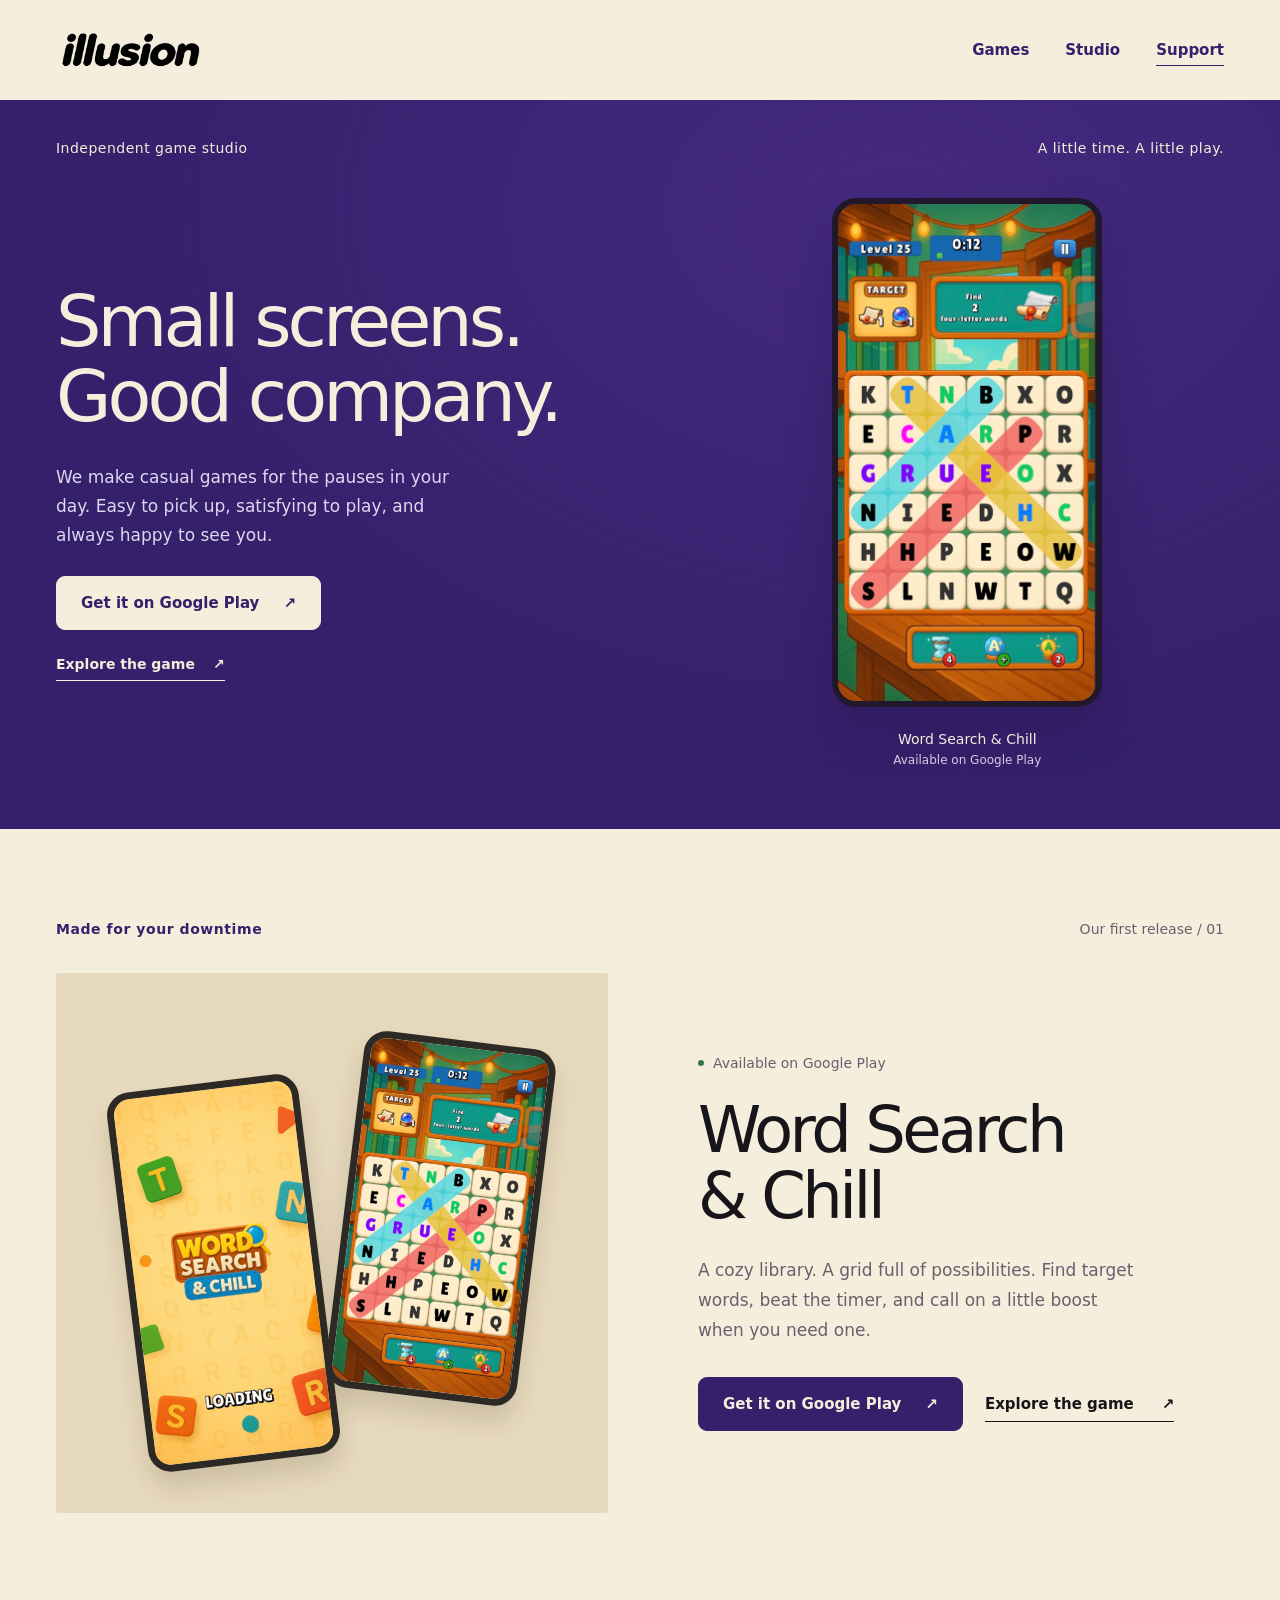
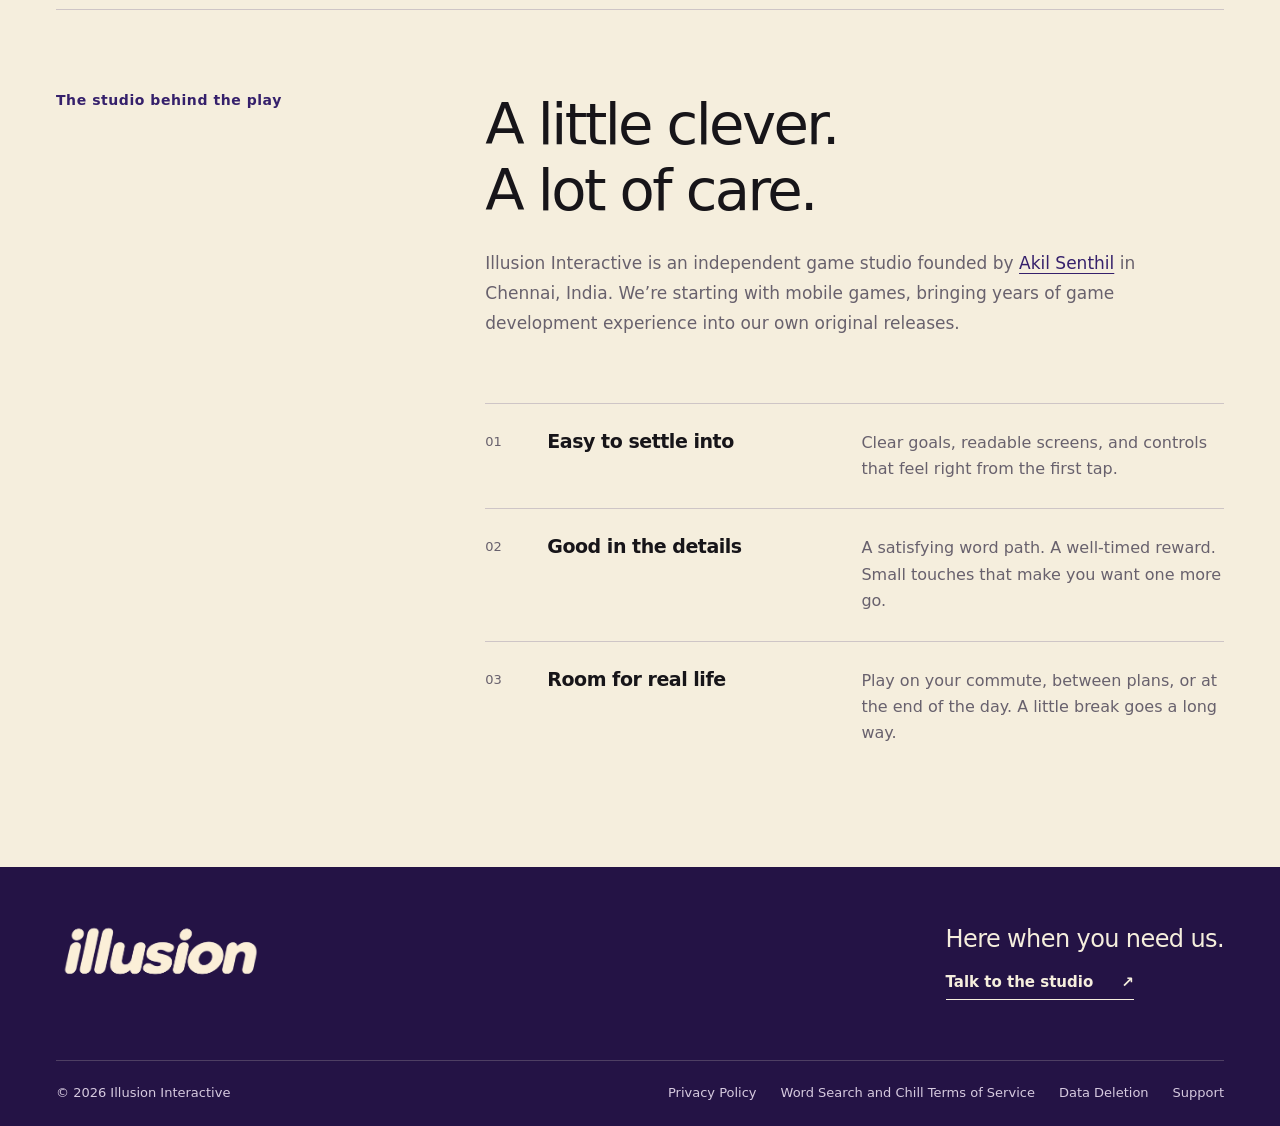
<file: index.html>
<!DOCTYPE html>
<html lang="en">
<head>
  <meta charset="UTF-8" />
  <title>Illusion Interactive | Calm Casual Mobile Games</title>
  <meta name="viewport" content="width=device-width, initial-scale=1" />
  <meta name="description" content="Illusion Interactive makes casual mobile games for little breaks. Discover Word Search &amp; Chill, our cozy word puzzle on Google Play." />
  <meta name="robots" content="index, follow" />
  <meta name="theme-color" content="#35206b" />
  <link rel="icon" href="assets/brand/favicon.svg" type="image/svg+xml" />
  <link rel="stylesheet" href="assets/studio.css" />
  <link rel="canonical" href="https://illusioninteractive.games/" />
  <meta property="og:type" content="website" />
  <meta property="og:site_name" content="Illusion Interactive" />
  <meta property="og:title" content="Illusion Interactive | Calm Casual Mobile Games" />
  <meta property="og:description" content="Small screens. Good company. Casual mobile games from Illusion Interactive." />
  <meta property="og:url" content="https://illusioninteractive.games/" />
  <meta property="og:image" content="https://illusioninteractive.games/assets/brand/illusion-social-preview.png" />
  <meta property="og:image:width" content="1731" />
  <meta property="og:image:height" content="909" />
  <meta property="og:image:alt" content="illusion — Small screens. Good company." />
  <meta name="twitter:card" content="summary_large_image" />
  <meta name="twitter:title" content="Illusion Interactive | Calm Casual Mobile Games" />
  <meta name="twitter:description" content="Small screens. Good company. Casual mobile games from Illusion Interactive." />
  <meta name="twitter:image" content="https://illusioninteractive.games/assets/brand/illusion-social-preview.png" />
</head>
<body>
  <a class="skip-link" href="#main">Skip to content</a>
  <header class="site-header">
    <nav class="nav wrap" aria-label="Primary navigation">
      <a href="./" aria-label="Illusion Interactive home"><img class="wordmark" src="assets/brand/illusion-wordmark.png" width="1942" height="809" alt="illusion" /></a>
      <div class="nav-links"><a href="#games">Games</a><a href="#studio">Studio</a><a class="nav-contact" href="support/">Support</a></div>
    </nav>
  </header>
  <main id="main">
    <section class="hero" aria-labelledby="hero-title">
      <div class="wrap">
        <div class="hero-topline"><p>Independent game studio</p><p>A little time. A little play.</p></div>
        <div class="hero-stage">
          <div class="hero-copy">
            <h1 id="hero-title">Small screens.<br />Good company.</h1>
            <div class="hero-intro"><p>We make casual games for the pauses in your day. Easy to pick up, satisfying to play, and always happy to see you.</p><div class="hero-actions"><a class="button button-ivory" href="https://play.google.com/store/apps/details?id=com.illusion.wordsearchandchill&amp;hl=en_IN" target="_blank" rel="noopener">Get it on Google Play <span aria-hidden="true">↗</span></a><a class="text-link" href="wordsearchandchill/">Explore the game <span aria-hidden="true">↗</span></a></div></div>
          </div>
          <figure class="hero-game">
            <a href="wordsearchandchill/" aria-label="Explore Word Search &amp; Chill"><img src="assets/wordsearchandchill/board-paths.jpg" width="519" height="1000" alt="Word Search &amp; Chill gameplay showing colourful word paths across the letter grid" fetchpriority="high" /></a>
            <figcaption><span>Word Search &amp; Chill</span><span>Available on Google Play</span></figcaption>
          </figure>
        </div>
      </div>
    </section>
    <section class="games-section wrap" id="games" aria-labelledby="game-title">
      <div class="section-top"><p class="section-label">Made for your downtime</p><span class="index">Our first release / 01</span></div>
      <article class="game-feature">
        <div class="game-visual"><img src="assets/wordsearchandchill/loading.jpg" width="487" height="1000" alt="Word Search &amp; Chill loading screen with the game logo and colourful letter tiles" loading="lazy" /><img src="assets/wordsearchandchill/board-paths.jpg" width="519" height="1000" alt="A word puzzle board with colourful word paths" loading="lazy" /></div>
        <div class="game-copy">
          <div class="availability">Available on Google Play</div>
          <h2 id="game-title">Word Search<br />&amp; Chill</h2>
          <p>A cozy library. A grid full of possibilities. Find target words, beat the timer, and call on a little boost when you need one.</p>
          <div class="game-links"><a class="button" href="https://play.google.com/store/apps/details?id=com.illusion.wordsearchandchill&amp;hl=en_IN" target="_blank" rel="noopener">Get it on Google Play <span aria-hidden="true">↗</span></a><a class="text-link" href="wordsearchandchill/">Explore the game <span aria-hidden="true">↗</span></a></div>
        </div>
      </article>
    </section>
    <section class="studio-section wrap" id="studio" aria-labelledby="studio-title">
      <div class="studio-intro"><p class="section-label">The studio behind the play</p><div class="studio-story"><h2 id="studio-title">A little clever.<br />A lot of care.</h2><p>Illusion Interactive is an independent game studio founded by <a href="https://akilsenthil.com/">Akil Senthil</a> in Chennai, India. We’re starting with mobile games, bringing years of game development experience into our own original releases.</p></div></div>
      <div class="principles">
        <div class="principle"><span class="number" aria-hidden="true">01</span><h3>Easy to settle into</h3><p>Clear goals, readable screens, and controls that feel right from the first tap.</p></div>
        <div class="principle"><span class="number" aria-hidden="true">02</span><h3>Good in the details</h3><p>A satisfying word path. A well-timed reward. Small touches that make you want one more go.</p></div>
        <div class="principle"><span class="number" aria-hidden="true">03</span><h3>Room for real life</h3><p>Play on your commute, between plans, or at the end of the day. A little break goes a long way.</p></div>
      </div>
    </section>
  </main>
  <footer class="site-footer"><div class="wrap">
    <div class="footer-top"><a href="./" aria-label="Illusion Interactive home"><img class="footer-logo" src="assets/brand/illusion-wordmark.png" width="1942" height="809" alt="illusion" loading="lazy" /></a><div><p>Here when you need us.</p><a class="text-link" href="support/">Talk to the studio <span aria-hidden="true">↗</span></a></div></div>
    <div class="footer-bottom"><span>© 2026 Illusion Interactive</span><div class="footer-links"><a href="privacypolicy/">Privacy Policy</a><a href="word-search-and-chill/terms/">Word Search and Chill Terms of Service</a><a href="datadeletion/">Data Deletion</a><a href="support/">Support</a></div></div>
  </div></footer>
</body>
</html>
</file>
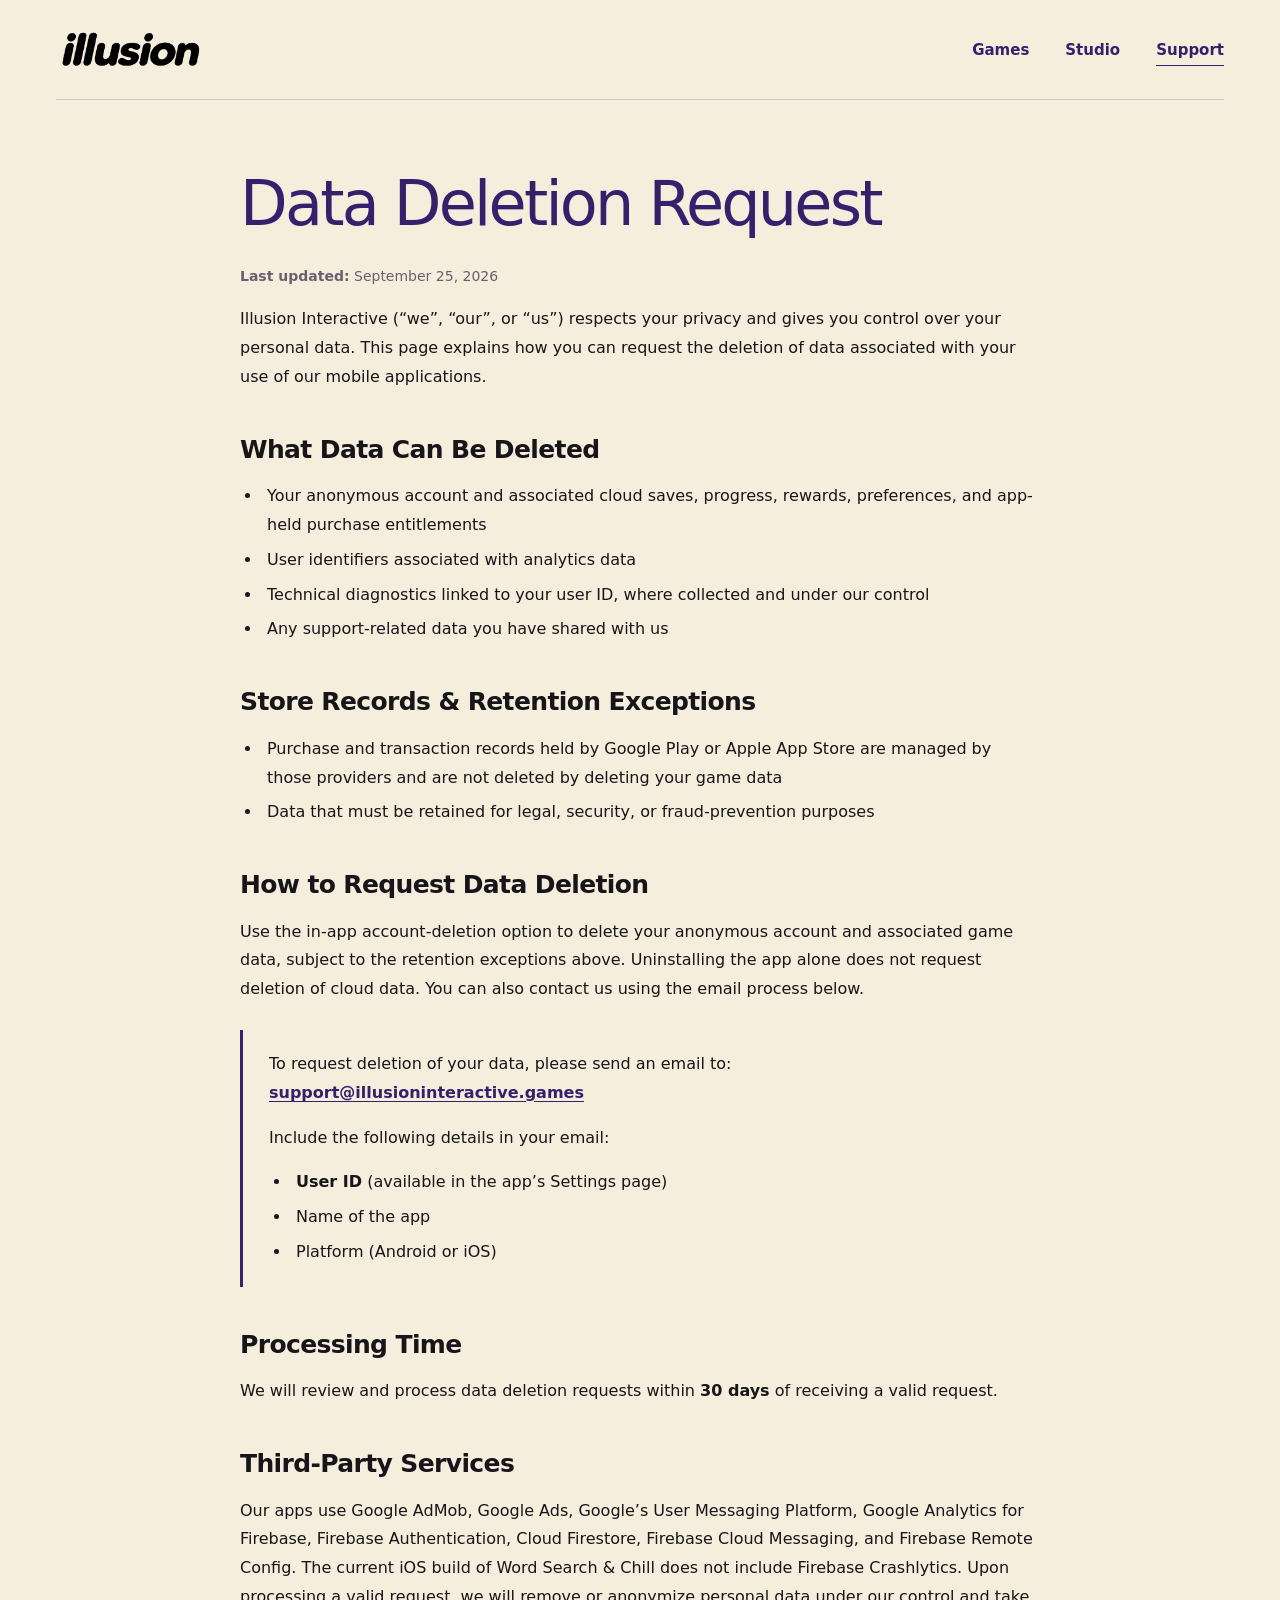
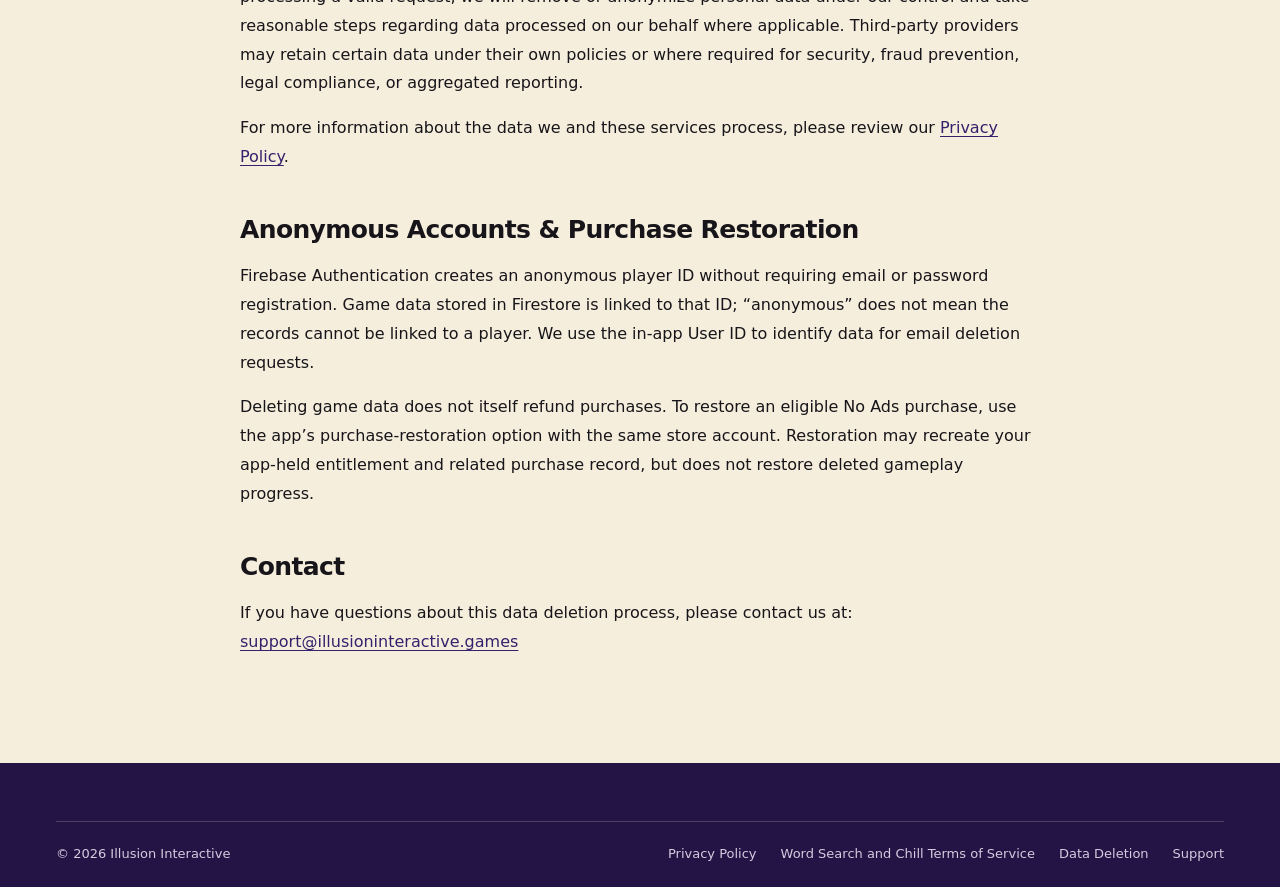
<file: datadeletion/index.html>
<!DOCTYPE html>
<html lang="en">
<head>
  <meta charset="UTF-8" />
  <title>Data Deletion Request | Illusion Interactive</title>
  <meta name="viewport" content="width=device-width, initial-scale=1" />
  <meta name="robots" content="index, follow" />

  <link rel="stylesheet" href="../assets/studio.css" />
  <link rel="icon" href="../assets/brand/favicon.svg" type="image/svg+xml" />
  <meta name="theme-color" content="#35206b" />
  <link rel="canonical" href="https://illusioninteractive.games/datadeletion/" />
  <meta property="og:type" content="website" />
  <meta property="og:site_name" content="Illusion Interactive" />
  <meta property="og:title" content="Data Deletion Request | Illusion Interactive" />
  <meta property="og:description" content="How to request deletion of data associated with Illusion Interactive applications." />
  <meta property="og:url" content="https://illusioninteractive.games/datadeletion/" />
  <meta property="og:image" content="https://illusioninteractive.games/assets/brand/illusion-social-preview.png" />
  <meta property="og:image:width" content="1731" />
  <meta property="og:image:height" content="909" />
  <meta property="og:image:alt" content="illusion — Small screens. Good company." />
  <meta name="twitter:card" content="summary_large_image" />
  <meta name="twitter:title" content="Data Deletion Request | Illusion Interactive" />
  <meta name="twitter:description" content="How to request deletion of data associated with Illusion Interactive applications." />
  <meta name="twitter:image" content="https://illusioninteractive.games/assets/brand/illusion-social-preview.png" />
  <meta name="description" content="How to request deletion of data associated with Illusion Interactive applications." />
</head>

<body class="document-page">
  <a class="skip-link" href="#main">Skip to content</a>
  <header class="site-header">
    <nav class="nav wrap" aria-label="Primary navigation">
      <a href="../" aria-label="Illusion Interactive home"><img class="wordmark" src="../assets/brand/illusion-wordmark.png" width="1942" height="809" alt="illusion" /></a>
      <div class="nav-links"><a href="../#games">Games</a><a href="../#studio">Studio</a><a class="nav-contact" href="../support/">Support</a></div>
    </nav>
  </header>
  <main class="container" id="main">
    <h1>Data Deletion Request</h1>
    <p><strong>Last updated:</strong> September 25, 2026</p>

    <p>
      Illusion Interactive (“we”, “our”, or “us”) respects your privacy and gives you
      control over your personal data. This page explains how you can request the
      deletion of data associated with your use of our mobile applications.
    </p>

    <h2>What Data Can Be Deleted</h2>
    <ul>
      <li>Your anonymous account and associated cloud saves, progress, rewards, preferences, and app-held purchase entitlements</li>
      <li>User identifiers associated with analytics data</li>
      <li>Technical diagnostics linked to your user ID, where collected and under our control</li>
      <li>Any support-related data you have shared with us</li>
    </ul>

    <h2>Store Records &amp; Retention Exceptions</h2>
    <ul>
      <li>Purchase and transaction records held by Google Play or Apple App Store are managed by those providers and are not deleted by deleting your game data</li>
      <li>Data that must be retained for legal, security, or fraud-prevention purposes</li>
    </ul>

    <h2>How to Request Data Deletion</h2>
    <p>
      Use the in-app account-deletion option to delete your anonymous account and
      associated game data, subject to the retention exceptions above. Uninstalling
      the app alone does not request deletion of cloud data. You can also contact us
      using the email process below.
    </p>
    <div class="highlight">
      <p>
        To request deletion of your data, please send an email to:
        <br />
        <strong>
          <a href="mailto:support@illusioninteractive.games">
            support@illusioninteractive.games
          </a>
        </strong>
      </p>

      <p>
        Include the following details in your email:
      </p>
      <ul>
        <li><strong>User ID</strong> (available in the app’s Settings page)</li>
        <li>Name of the app</li>
        <li>Platform (Android or iOS)</li>
      </ul>
    </div>

    <h2>Processing Time</h2>
    <p>
      We will review and process data deletion requests within
      <strong>30 days</strong> of receiving a valid request.
    </p>

    <h2>Third-Party Services</h2>
    <p>
      Our apps use Google AdMob, Google Ads, Google’s User Messaging Platform,
      Google Analytics for Firebase, Firebase Authentication, Cloud Firestore,
      Firebase Cloud Messaging, and Firebase Remote Config. The current iOS build of
      Word Search &amp; Chill does not include Firebase Crashlytics.
      Upon processing a valid request, we will remove or anonymize
      personal data under our control and take reasonable steps regarding data processed
      on our behalf where applicable. Third-party providers may retain certain data under
      their own policies or where required for security, fraud prevention, legal
      compliance, or aggregated reporting.
    </p>
    <p>
      For more information about the data we and these services process, please review
      our <a href="../privacypolicy/">Privacy Policy</a>.
    </p>

    <h2>Anonymous Accounts &amp; Purchase Restoration</h2>
    <p>
      Firebase Authentication creates an anonymous player ID without requiring email
      or password registration. Game data stored in Firestore is linked to that ID;
      “anonymous” does not mean the records cannot be linked to a player. We use the
      in-app User ID to identify data for email deletion requests.
    </p>
    <p>
      Deleting game data does not itself refund purchases. To restore an eligible
      No Ads purchase, use the app’s purchase-restoration option with the same store
      account. Restoration may recreate your app-held entitlement and related purchase
      record, but does not restore deleted gameplay progress.
    </p>

    <h2>Contact</h2>
    <p>
      If you have questions about this data deletion process, please contact us at:
      <br />
      <a href="mailto:support@illusioninteractive.games">support@illusioninteractive.games</a>
    </p>

  </main>
  <footer class="site-footer"><div class="wrap">
    <div class="footer-bottom"><span>© 2026 <a href="../">Illusion Interactive</a></span><div class="footer-links"><a href="../privacypolicy/">Privacy Policy</a><a href="../word-search-and-chill/terms/">Word Search and Chill Terms of Service</a><a href="../datadeletion/">Data Deletion</a><a href="../support/">Support</a></div></div>
  </div></footer>
</body>
</html>
</file>
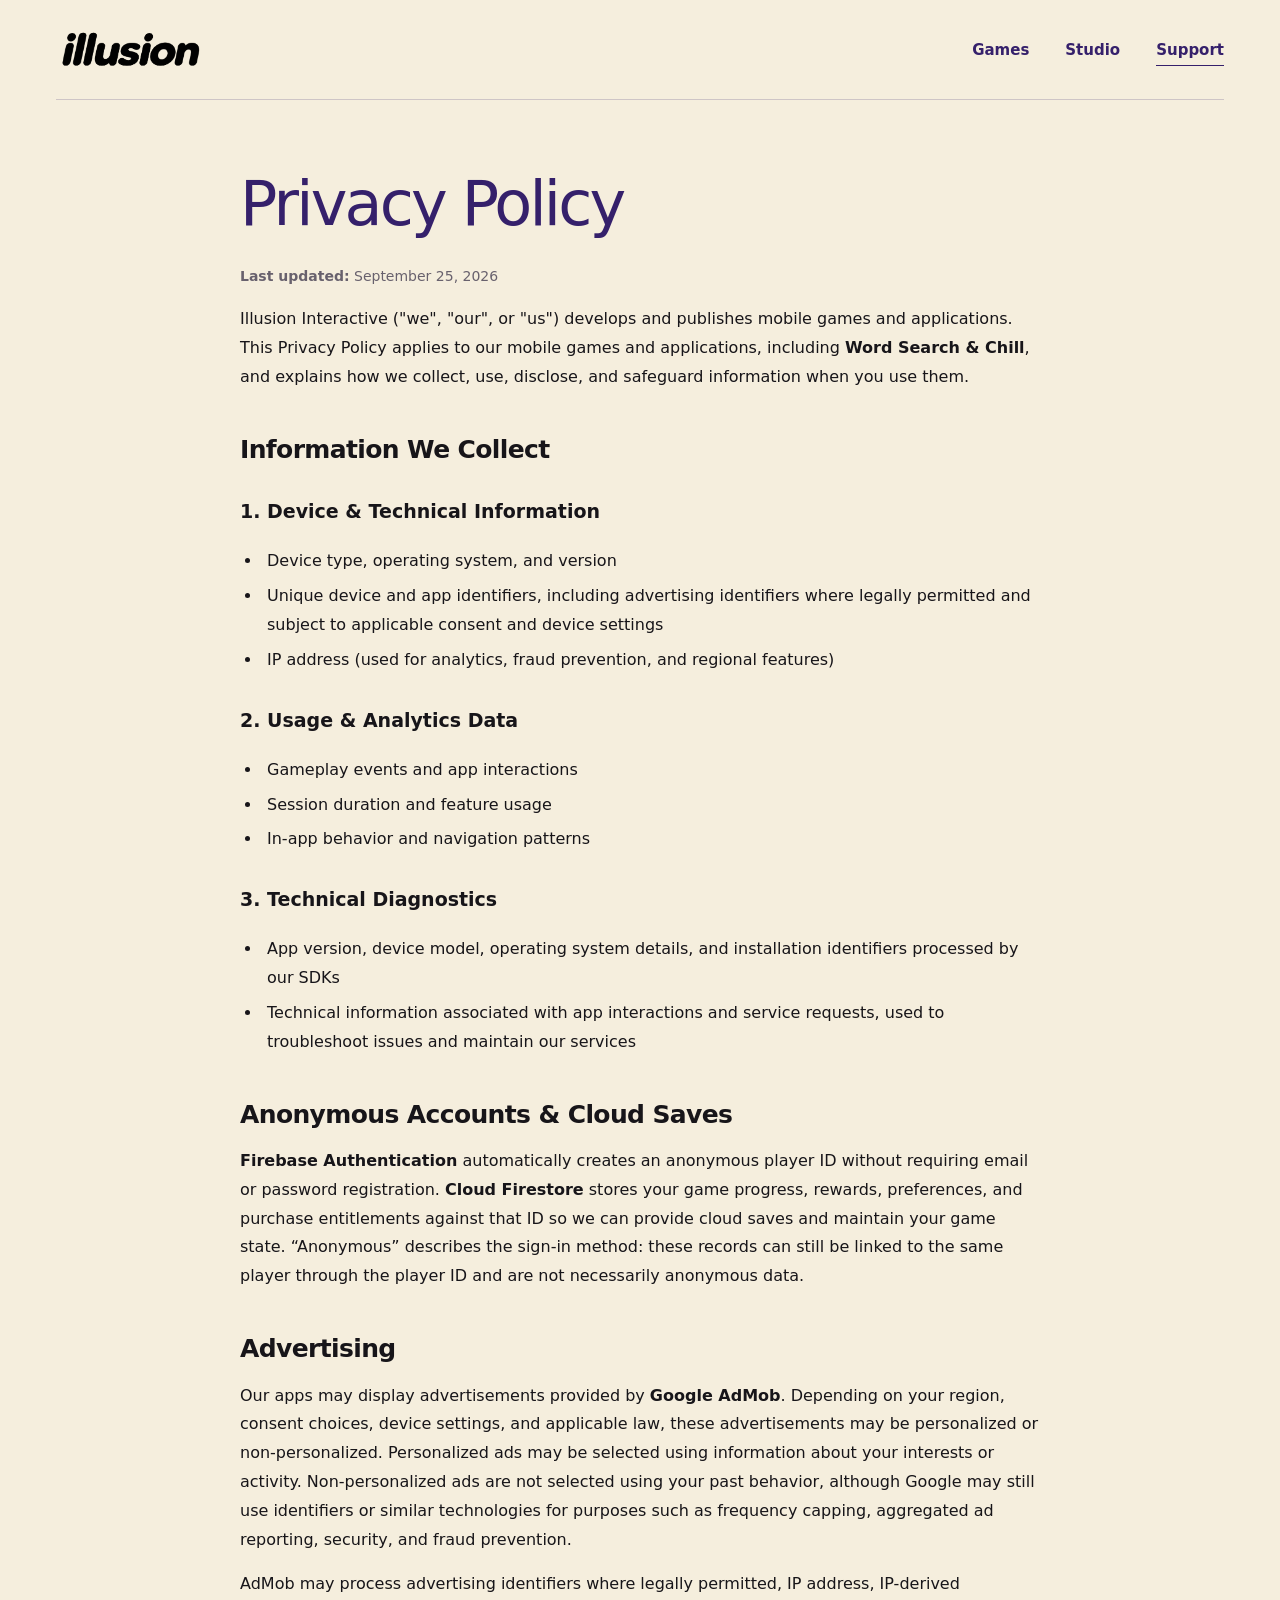
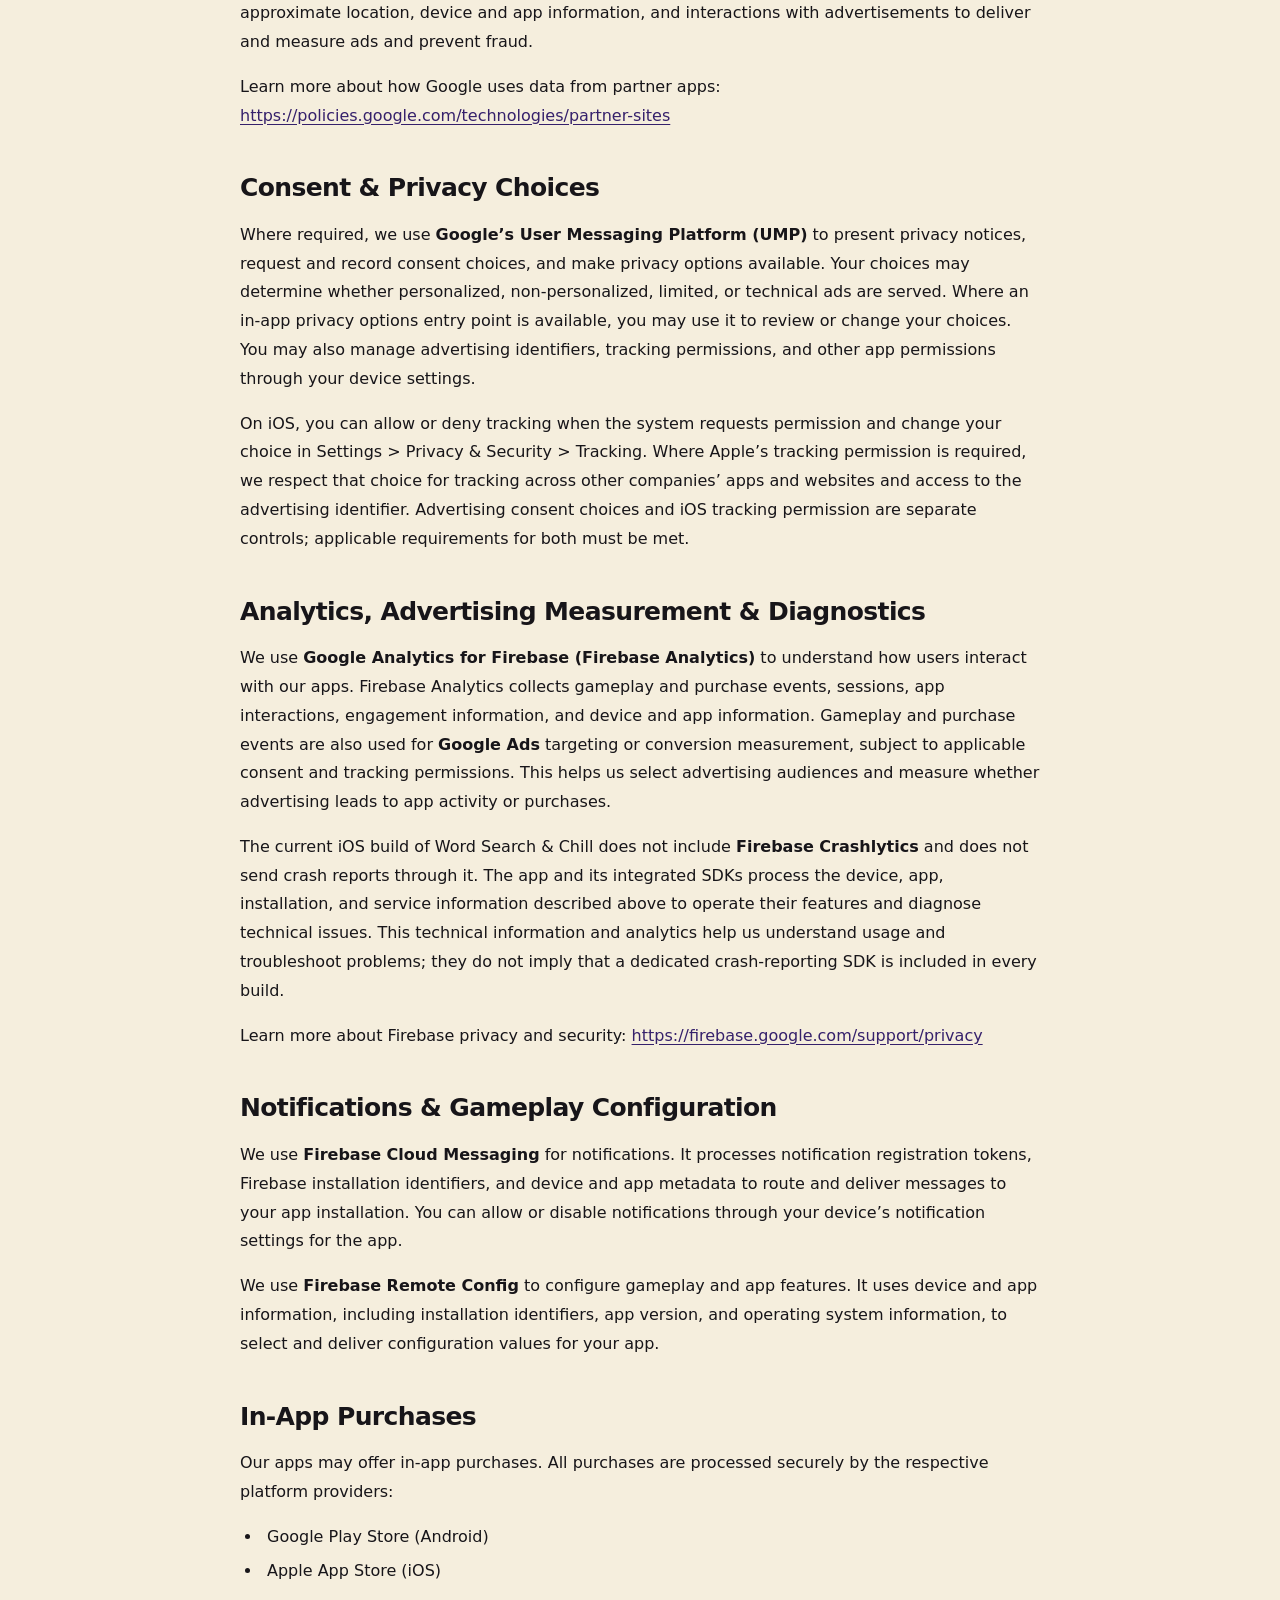
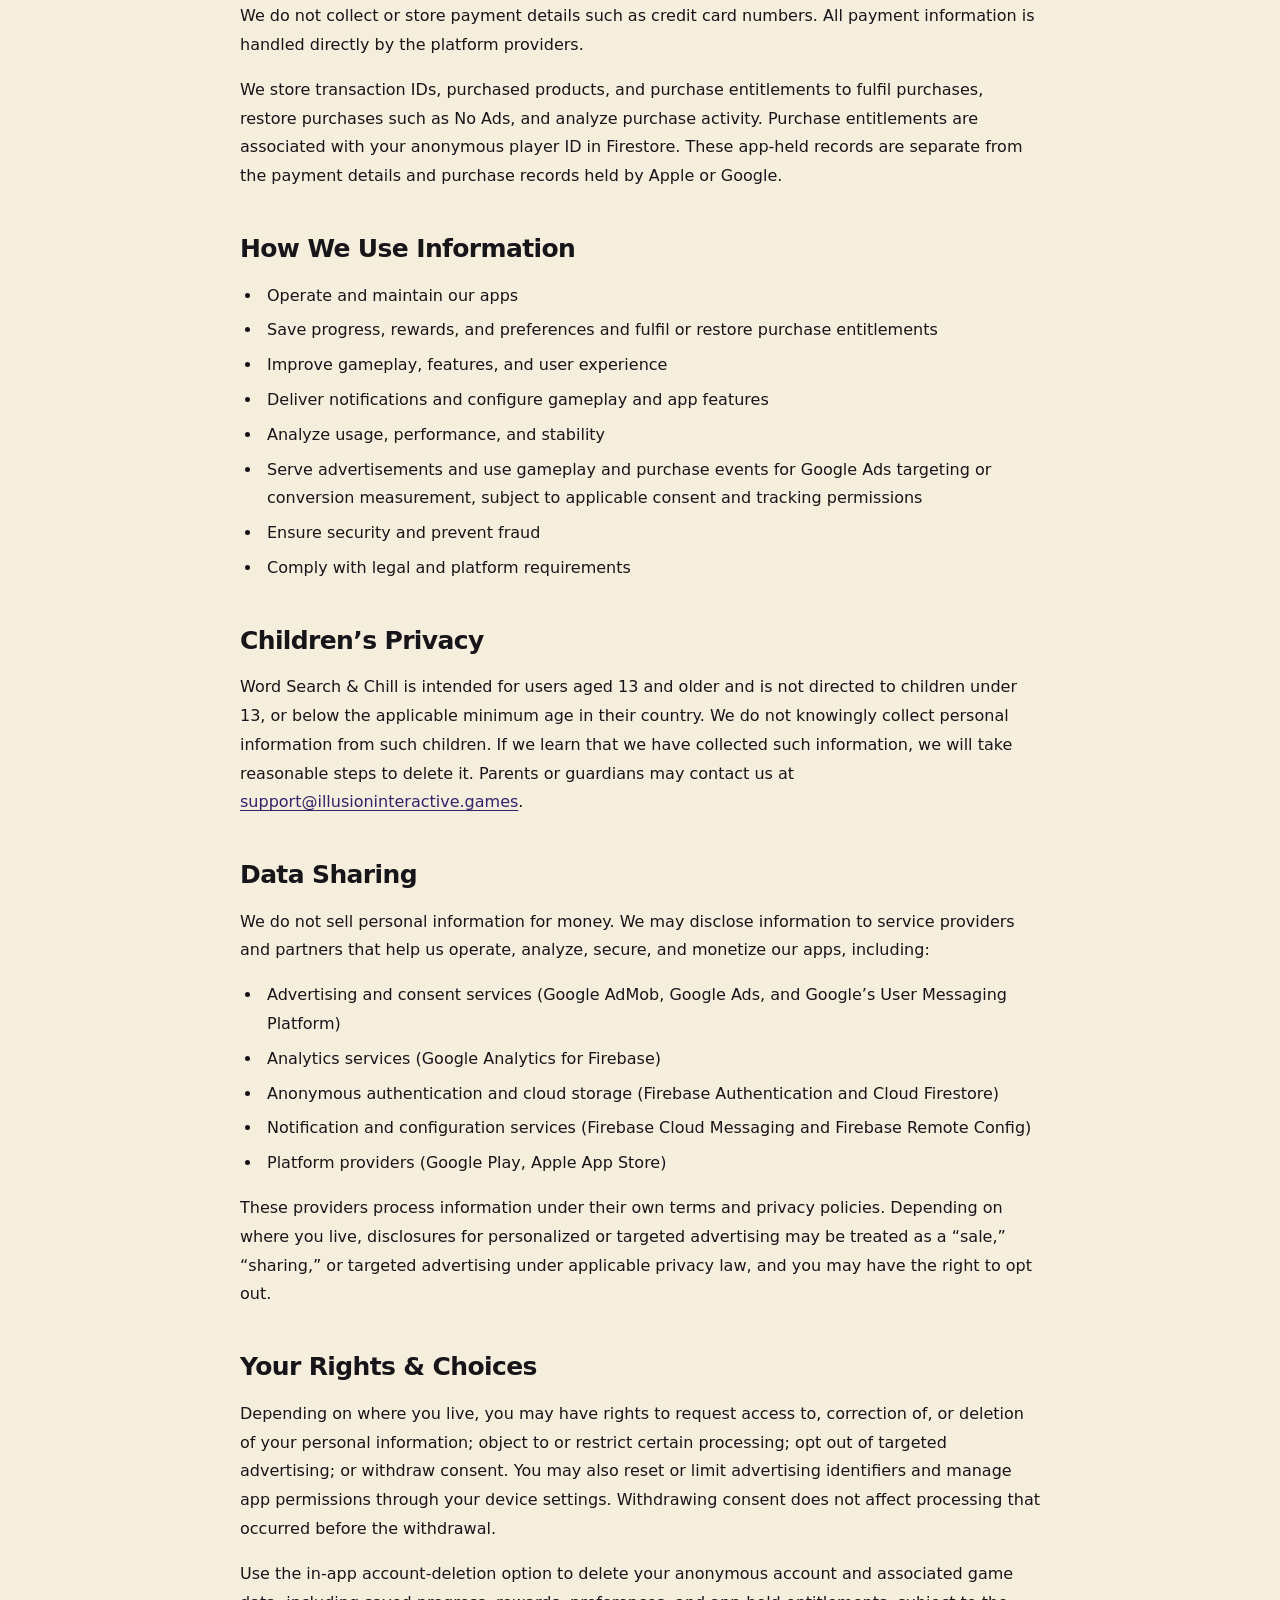
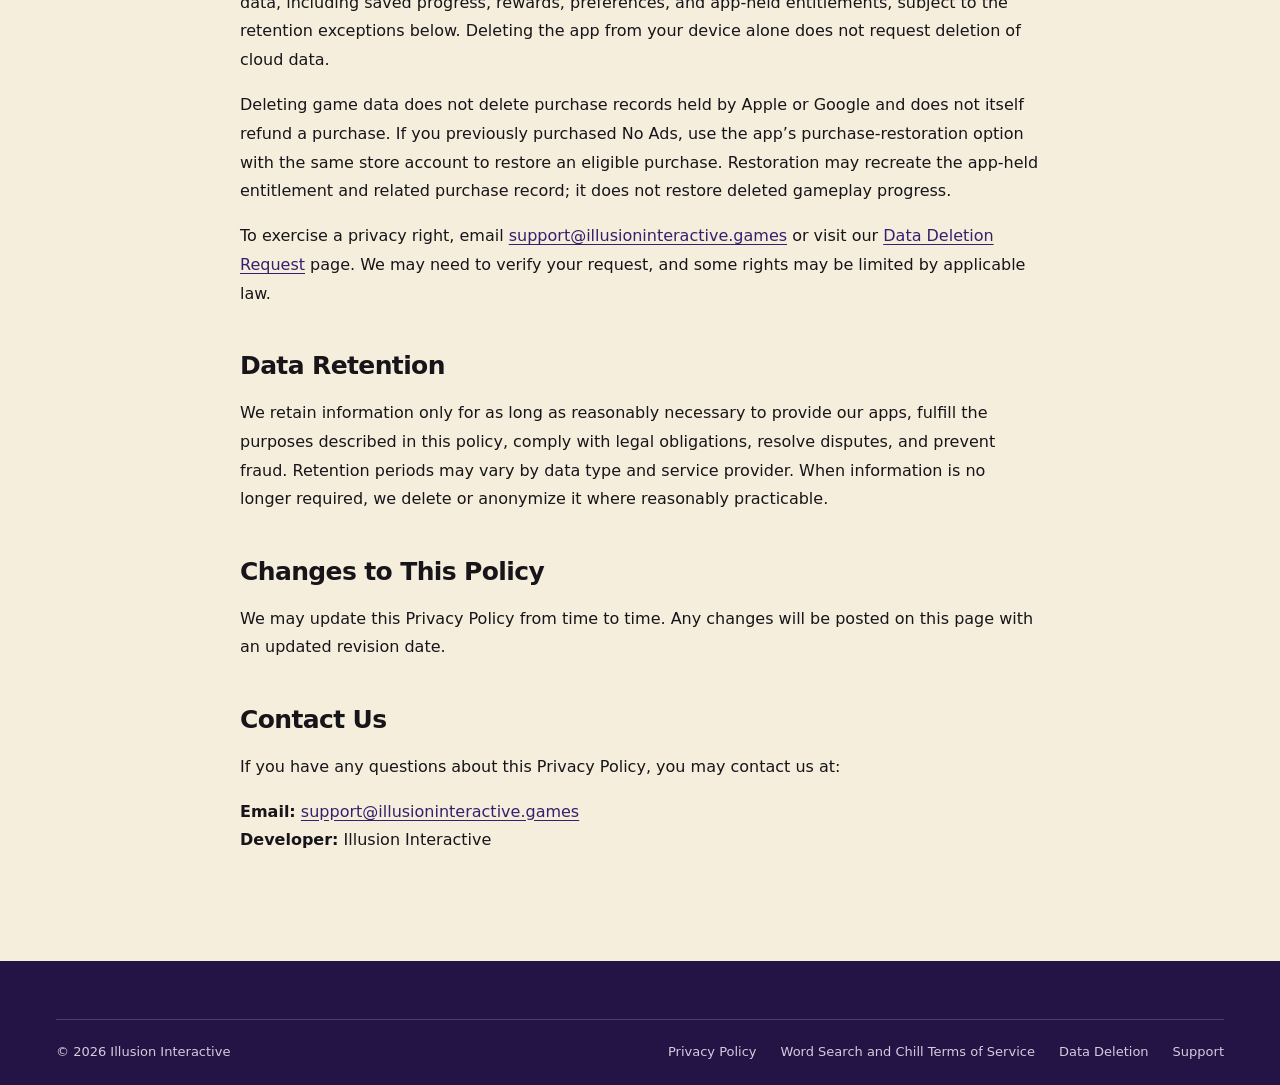
<file: privacypolicy/index.html>
<!DOCTYPE html>
<html lang="en">
<head>
  <meta charset="UTF-8" />
  <title>Privacy Policy | Illusion Interactive</title>
  <meta name="viewport" content="width=device-width, initial-scale=1" />
  <meta name="robots" content="index, follow" />

  <link rel="stylesheet" href="../assets/studio.css" />
  <link rel="icon" href="../assets/brand/favicon.svg" type="image/svg+xml" />
  <meta name="theme-color" content="#35206b" />
  <link rel="canonical" href="https://illusioninteractive.games/privacypolicy/" />
  <meta property="og:type" content="website" />
  <meta property="og:site_name" content="Illusion Interactive" />
  <meta property="og:title" content="Privacy Policy | Illusion Interactive" />
  <meta property="og:description" content="Privacy information for Illusion Interactive games and applications." />
  <meta property="og:url" content="https://illusioninteractive.games/privacypolicy/" />
  <meta property="og:image" content="https://illusioninteractive.games/assets/brand/illusion-social-preview.png" />
  <meta property="og:image:width" content="1731" />
  <meta property="og:image:height" content="909" />
  <meta property="og:image:alt" content="illusion — Small screens. Good company." />
  <meta name="twitter:card" content="summary_large_image" />
  <meta name="twitter:title" content="Privacy Policy | Illusion Interactive" />
  <meta name="twitter:description" content="Privacy information for Illusion Interactive games and applications." />
  <meta name="twitter:image" content="https://illusioninteractive.games/assets/brand/illusion-social-preview.png" />
  <meta name="description" content="Privacy information for Illusion Interactive games and applications." />
</head>

<body class="document-page">
  <a class="skip-link" href="#main">Skip to content</a>
  <header class="site-header">
    <nav class="nav wrap" aria-label="Primary navigation">
      <a href="../" aria-label="Illusion Interactive home"><img class="wordmark" src="../assets/brand/illusion-wordmark.png" width="1942" height="809" alt="illusion" /></a>
      <div class="nav-links"><a href="../#games">Games</a><a href="../#studio">Studio</a><a class="nav-contact" href="../support/">Support</a></div>
    </nav>
  </header>
  <main class="container" id="main">
    <h1>Privacy Policy</h1>
    <p><strong>Last updated:</strong> September 25, 2026</p>

    <p>
      Illusion Interactive ("we", "our", or "us") develops and publishes mobile games
      and applications. This Privacy Policy applies to our mobile games and applications,
      including <strong>Word Search &amp; Chill</strong>, and explains how we collect, use,
      disclose, and safeguard information when you use them.
    </p>

    <h2>Information We Collect</h2>

    <h3>1. Device &amp; Technical Information</h3>
    <ul>
      <li>Device type, operating system, and version</li>
      <li>
        Unique device and app identifiers, including advertising identifiers where
        legally permitted and subject to applicable consent and device settings
      </li>
      <li>IP address (used for analytics, fraud prevention, and regional features)</li>
    </ul>

    <h3>2. Usage &amp; Analytics Data</h3>
    <ul>
      <li>Gameplay events and app interactions</li>
      <li>Session duration and feature usage</li>
      <li>In-app behavior and navigation patterns</li>
    </ul>

    <h3>3. Technical Diagnostics</h3>
    <ul>
      <li>App version, device model, operating system details, and installation identifiers processed by our SDKs</li>
      <li>Technical information associated with app interactions and service requests, used to troubleshoot issues and maintain our services</li>
    </ul>

    <h2>Anonymous Accounts &amp; Cloud Saves</h2>
    <p>
      <strong>Firebase Authentication</strong> automatically creates an anonymous player
      ID without requiring email or password registration. <strong>Cloud Firestore</strong>
      stores your game progress, rewards, preferences, and purchase entitlements against
      that ID so we can provide cloud saves and maintain your game state.
      “Anonymous” describes the sign-in method: these records can still be linked to
      the same player through the player ID and are not necessarily anonymous data.
    </p>

    <h2>Advertising</h2>
    <p>
      Our apps may display advertisements provided by <strong>Google AdMob</strong>.
      Depending on your region, consent choices, device settings, and applicable law,
      these advertisements may be personalized or non-personalized. Personalized ads
      may be selected using information about your interests or activity. Non-personalized
      ads are not selected using your past behavior, although Google may still use
      identifiers or similar technologies for purposes such as frequency capping,
      aggregated ad reporting, security, and fraud prevention.
    </p>
    <p>
      AdMob may process advertising identifiers where legally permitted, IP address,
      IP-derived approximate location, device and app information, and interactions
      with advertisements to deliver and measure ads and prevent fraud.
    </p>
    <p>
      Learn more about how Google uses data from partner apps:
      <a href="https://policies.google.com/technologies/partner-sites" target="_blank" rel="noopener">
        https://policies.google.com/technologies/partner-sites
      </a>
    </p>

    <h2>Consent &amp; Privacy Choices</h2>
    <p>
      Where required, we use <strong>Google’s User Messaging Platform (UMP)</strong>
      to present privacy notices, request and record consent choices, and make privacy
      options available. Your choices may determine whether personalized,
      non-personalized, limited, or technical ads are served. Where an in-app privacy
      options entry point is available, you may use it to review or change your choices.
      You may also manage advertising identifiers, tracking permissions, and other app
      permissions through your device settings.
    </p>
    <p>
      On iOS, you can allow or deny tracking when the system requests permission and
      change your choice in Settings &gt; Privacy &amp; Security &gt; Tracking.
      Where Apple’s tracking permission is required, we respect that choice for
      tracking across other companies’ apps and websites and access to the advertising
      identifier. Advertising consent choices and iOS tracking permission are separate
      controls; applicable requirements for both must be met.
    </p>

    <h2>Analytics, Advertising Measurement &amp; Diagnostics</h2>
    <p>
      We use <strong>Google Analytics for Firebase (Firebase Analytics)</strong> to understand how users interact
      with our apps. Firebase Analytics collects gameplay and purchase events, sessions, app
      interactions, engagement information, and device and app information.
      Gameplay and purchase events are also used for <strong>Google Ads</strong>
      targeting or conversion measurement, subject to applicable consent and tracking
      permissions. This helps us select advertising audiences and measure whether
      advertising leads to app activity or purchases.
    </p>
    <p>
      The current iOS build of Word Search &amp; Chill does not include
      <strong>Firebase Crashlytics</strong> and does not send crash reports through it.
      The app and its integrated SDKs process the device, app, installation, and service
      information described above to operate their features and diagnose technical
      issues. This technical information and analytics help us understand usage and
      troubleshoot problems; they do not imply that a dedicated crash-reporting SDK
      is included in every build.
    </p>
    <p>
      Learn more about Firebase privacy and security:
      <a href="https://firebase.google.com/support/privacy" target="_blank" rel="noopener">
        https://firebase.google.com/support/privacy
      </a>
    </p>

    <h2>Notifications &amp; Gameplay Configuration</h2>
    <p>
      We use <strong>Firebase Cloud Messaging</strong> for notifications. It processes
      notification registration tokens, Firebase installation identifiers, and device
      and app metadata to route and deliver messages to your app installation.
      You can allow or disable notifications through your device’s notification
      settings for the app.
    </p>
    <p>
      We use <strong>Firebase Remote Config</strong> to configure gameplay and app
      features. It uses device and app information, including installation identifiers,
      app version, and operating system information, to select and deliver configuration
      values for your app.
    </p>

    <h2>In-App Purchases</h2>
    <p>
      Our apps may offer in-app purchases. All purchases are processed securely
      by the respective platform providers:
    </p>
    <ul>
      <li>Google Play Store (Android)</li>
      <li>Apple App Store (iOS)</li>
    </ul>
    <p>
      We do not collect or store payment details such as credit card numbers.
      All payment information is handled directly by the platform providers.
    </p>
    <p>
      We store transaction IDs, purchased products, and purchase entitlements to
      fulfil purchases, restore purchases such as No Ads, and analyze purchase activity.
      Purchase entitlements are associated with your anonymous player ID in Firestore.
      These app-held records are separate from the payment details and purchase records
      held by Apple or Google.
    </p>

    <h2>How We Use Information</h2>
    <ul>
      <li>Operate and maintain our apps</li>
      <li>Save progress, rewards, and preferences and fulfil or restore purchase entitlements</li>
      <li>Improve gameplay, features, and user experience</li>
      <li>Deliver notifications and configure gameplay and app features</li>
      <li>Analyze usage, performance, and stability</li>
      <li>Serve advertisements and use gameplay and purchase events for Google Ads targeting or conversion measurement, subject to applicable consent and tracking permissions</li>
      <li>Ensure security and prevent fraud</li>
      <li>Comply with legal and platform requirements</li>
    </ul>

    <h2>Children’s Privacy</h2>
    <p>
      Word Search &amp; Chill is intended for users aged 13 and older and is not directed
      to children under 13, or below the applicable minimum age in their country. We do
      not knowingly collect personal information from such children. If we learn that
      we have collected such information, we will take reasonable steps to delete it.
      Parents or guardians may contact us at
      <a href="mailto:support@illusioninteractive.games">support@illusioninteractive.games</a>.
    </p>

    <h2>Data Sharing</h2>
    <p>
      We do not sell personal information for money. We may disclose information to
      service providers and partners that help us operate, analyze, secure, and monetize
      our apps, including:
    </p>
    <ul>
      <li>Advertising and consent services (Google AdMob, Google Ads, and Google’s User Messaging Platform)</li>
      <li>Analytics services (Google Analytics for Firebase)</li>
      <li>Anonymous authentication and cloud storage (Firebase Authentication and Cloud Firestore)</li>
      <li>Notification and configuration services (Firebase Cloud Messaging and Firebase Remote Config)</li>
      <li>Platform providers (Google Play, Apple App Store)</li>
    </ul>
    <p>
      These providers process information under their own terms and privacy policies.
      Depending on where you live, disclosures for personalized or targeted advertising
      may be treated as a “sale,” “sharing,” or targeted advertising under applicable
      privacy law, and you may have the right to opt out.
    </p>

    <h2>Your Rights &amp; Choices</h2>
    <p>
      Depending on where you live, you may have rights to request access to, correction
      of, or deletion of your personal information; object to or restrict certain
      processing; opt out of targeted advertising; or withdraw consent. You may also
      reset or limit advertising identifiers and manage app permissions through your
      device settings. Withdrawing consent does not affect processing that occurred
      before the withdrawal.
    </p>
    <p>
      Use the in-app account-deletion option to delete your anonymous account and
      associated game data, including saved progress, rewards, preferences, and
      app-held entitlements, subject to the retention exceptions below. Deleting the
      app from your device alone does not request deletion of cloud data.
    </p>
    <p>
      Deleting game data does not delete purchase records held by Apple or Google
      and does not itself refund a purchase. If you previously purchased No Ads,
      use the app’s purchase-restoration option with the same store account to restore
      an eligible purchase. Restoration may recreate the app-held entitlement and
      related purchase record; it does not restore deleted gameplay progress.
    </p>
    <p>
      To exercise a privacy right, email
      <a href="mailto:support@illusioninteractive.games">support@illusioninteractive.games</a>
      or visit our <a href="../datadeletion/">Data Deletion Request</a> page. We may
      need to verify your request, and some rights may be limited by applicable law.
    </p>

    <h2>Data Retention</h2>
    <p>
      We retain information only for as long as reasonably necessary to provide our
      apps, fulfill the purposes described in this policy, comply with legal obligations,
      resolve disputes, and prevent fraud. Retention periods may vary by data type and
      service provider. When information is no longer required, we delete or anonymize
      it where reasonably practicable.
    </p>

    <h2>Changes to This Policy</h2>
    <p>
      We may update this Privacy Policy from time to time. Any changes will be
      posted on this page with an updated revision date.
    </p>

    <h2>Contact Us</h2>
    <p>
      If you have any questions about this Privacy Policy, you may contact us at:
    </p>
    <p>
      <strong>Email:</strong>
      <a href="mailto:support@illusioninteractive.games">support@illusioninteractive.games</a><br />
      <strong>Developer:</strong> Illusion Interactive
    </p>

  </main>
  <footer class="site-footer"><div class="wrap">
    <div class="footer-bottom"><span>© 2026 <a href="../">Illusion Interactive</a></span><div class="footer-links"><a href="../privacypolicy/">Privacy Policy</a><a href="../word-search-and-chill/terms/">Word Search and Chill Terms of Service</a><a href="../datadeletion/">Data Deletion</a><a href="../support/">Support</a></div></div>
  </div></footer>
</body>
</html>
</file>
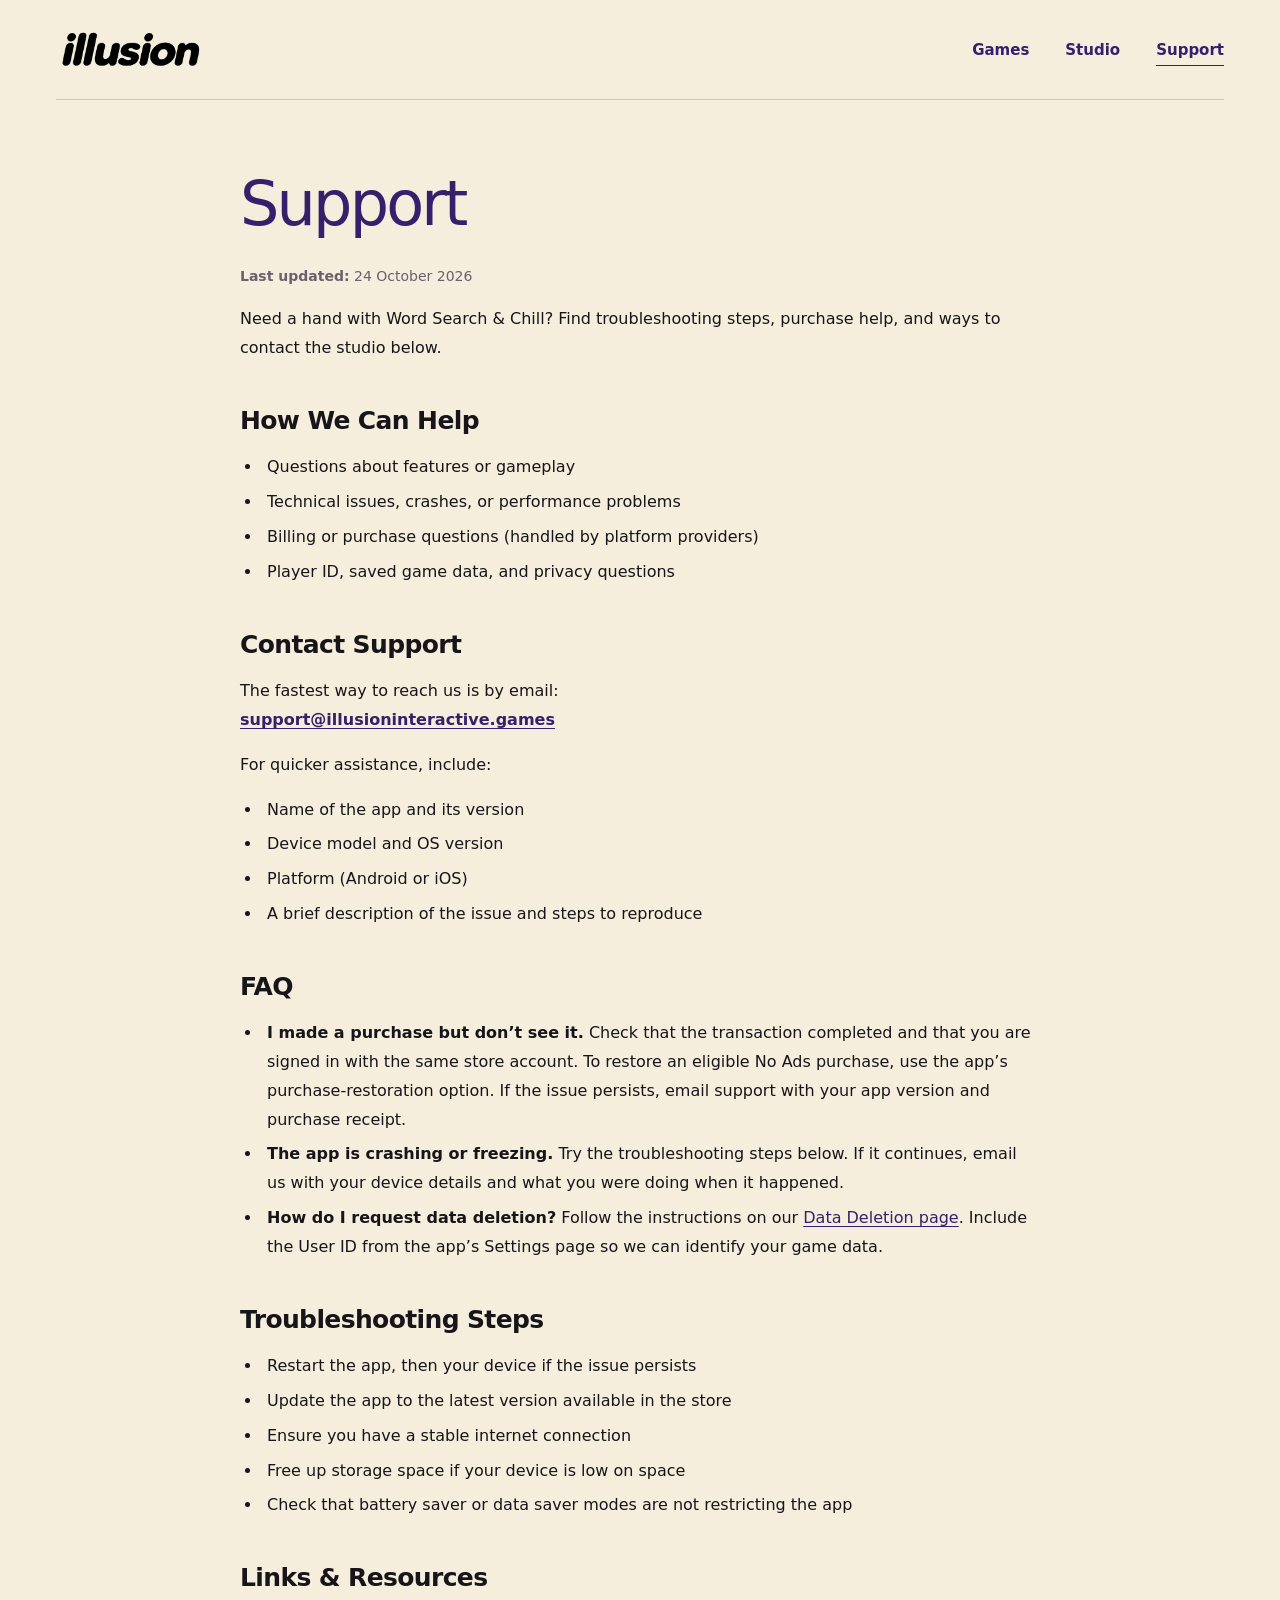
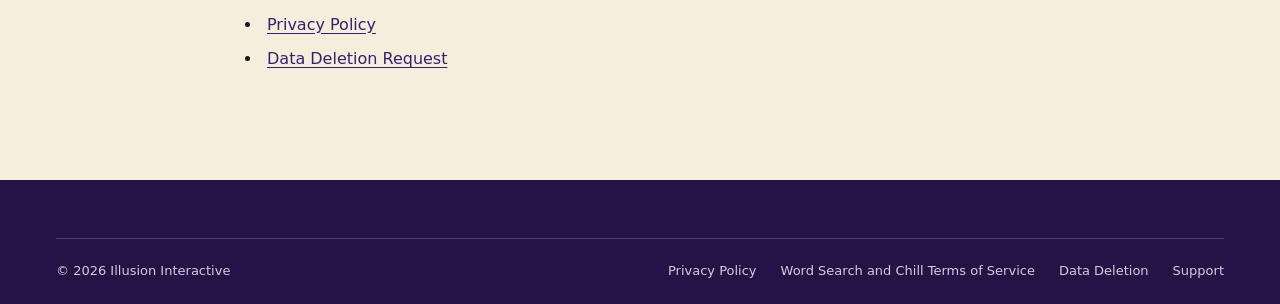
<file: support/index.html>
<!DOCTYPE html>
<html lang="en">
<head>
  <meta charset="UTF-8" />
  <title>Support | Illusion Interactive</title>
  <meta name="viewport" content="width=device-width, initial-scale=1" />
  <meta name="robots" content="index, follow" />

  <link rel="stylesheet" href="../assets/studio.css" />
  <link rel="icon" href="../assets/brand/favicon.svg" type="image/svg+xml" />
  <meta name="theme-color" content="#35206b" />
  <link rel="canonical" href="https://illusioninteractive.games/support/" />
  <meta property="og:type" content="website" />
  <meta property="og:site_name" content="Illusion Interactive" />
  <meta property="og:title" content="Support | Illusion Interactive" />
  <meta property="og:description" content="Help and support for Illusion Interactive games." />
  <meta property="og:url" content="https://illusioninteractive.games/support/" />
  <meta property="og:image" content="https://illusioninteractive.games/assets/brand/illusion-social-preview.png" />
  <meta property="og:image:width" content="1731" />
  <meta property="og:image:height" content="909" />
  <meta property="og:image:alt" content="illusion — Small screens. Good company." />
  <meta name="twitter:card" content="summary_large_image" />
  <meta name="twitter:title" content="Support | Illusion Interactive" />
  <meta name="twitter:description" content="Help and support for Illusion Interactive games." />
  <meta name="twitter:image" content="https://illusioninteractive.games/assets/brand/illusion-social-preview.png" />
  <meta name="description" content="Help and support for Illusion Interactive games." />
</head>

<body class="document-page">
  <a class="skip-link" href="#main">Skip to content</a>
  <header class="site-header">
    <nav class="nav wrap" aria-label="Primary navigation">
      <a href="../" aria-label="Illusion Interactive home"><img class="wordmark" src="../assets/brand/illusion-wordmark.png" width="1942" height="809" alt="illusion" /></a>
      <div class="nav-links"><a href="../#games">Games</a><a href="../#studio">Studio</a><a class="nav-contact" href="../support/">Support</a></div>
    </nav>
  </header>
  <main class="container" id="main">
    <h1>Support</h1>
    <p><strong>Last updated:</strong> <time datetime="2026-10-24">24 October 2026</time></p>

    <p>
      Need a hand with Word Search &amp; Chill? Find troubleshooting steps,
      purchase help, and ways to contact the studio below.
    </p>

    <h2>How We Can Help</h2>
    <ul>
      <li>Questions about features or gameplay</li>
      <li>Technical issues, crashes, or performance problems</li>
      <li>Billing or purchase questions (handled by platform providers)</li>
      <li>Player ID, saved game data, and privacy questions</li>
    </ul>

    <h2>Contact Support</h2>
    <p>
      The fastest way to reach us is by email:
      <br />
      <strong>
        <a href="mailto:support@illusioninteractive.games">
          support@illusioninteractive.games
        </a>
      </strong>
    </p>
    <p>
      For quicker assistance, include:
    </p>
    <ul>
      <li>Name of the app and its version</li>
      <li>Device model and OS version</li>
      <li>Platform (Android or iOS)</li>
      <li>A brief description of the issue and steps to reproduce</li>
    </ul>

    <h2>FAQ</h2>
    <ul>
      <li><strong>I made a purchase but don’t see it.</strong> Check that the transaction completed and that you are signed in with the same store account. To restore an eligible No Ads purchase, use the app’s purchase-restoration option. If the issue persists, email support with your app version and purchase receipt.</li>
      <li><strong>The app is crashing or freezing.</strong> Try the troubleshooting steps below. If it continues, email us with your device details and what you were doing when it happened.</li>
      <li><strong>How do I request data deletion?</strong> Follow the instructions on our <a href="../datadeletion/">Data Deletion page</a>. Include the User ID from the app’s Settings page so we can identify your game data.</li>
    </ul>

    <h2>Troubleshooting Steps</h2>
    <ul>
      <li>Restart the app, then your device if the issue persists</li>
      <li>Update the app to the latest version available in the store</li>
      <li>Ensure you have a stable internet connection</li>
      <li>Free up storage space if your device is low on space</li>
      <li>Check that battery saver or data saver modes are not restricting the app</li>
    </ul>

    <h2>Links & Resources</h2>
    <ul>
      <li><a href="../privacypolicy/">Privacy Policy</a></li>
      <li><a href="../datadeletion/">Data Deletion Request</a></li>
    </ul>

  </main>
  <footer class="site-footer"><div class="wrap">
    <div class="footer-bottom"><span>© 2026 <a href="../">Illusion Interactive</a></span><div class="footer-links"><a href="../privacypolicy/">Privacy Policy</a><a href="../word-search-and-chill/terms/">Word Search and Chill Terms of Service</a><a href="../datadeletion/">Data Deletion</a><a href="../support/">Support</a></div></div>
  </div></footer>
</body>
</html>
</file>
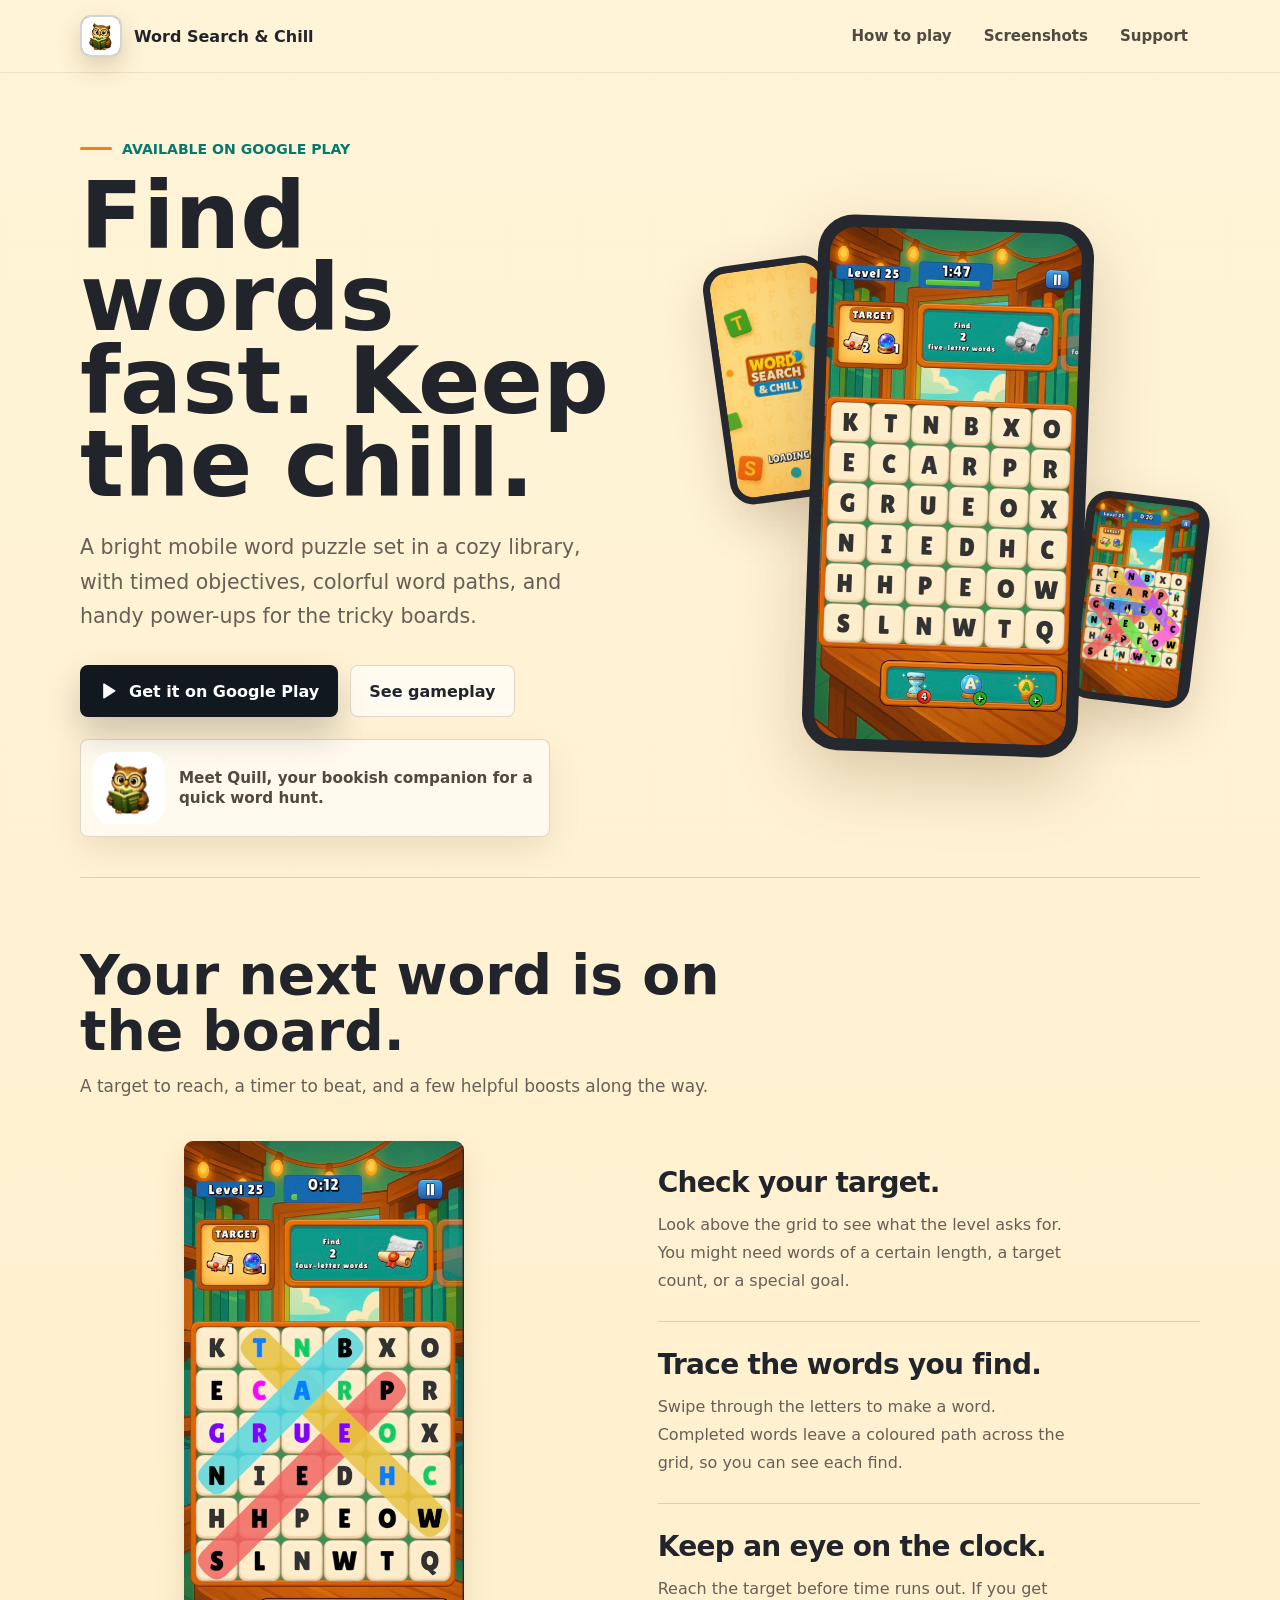
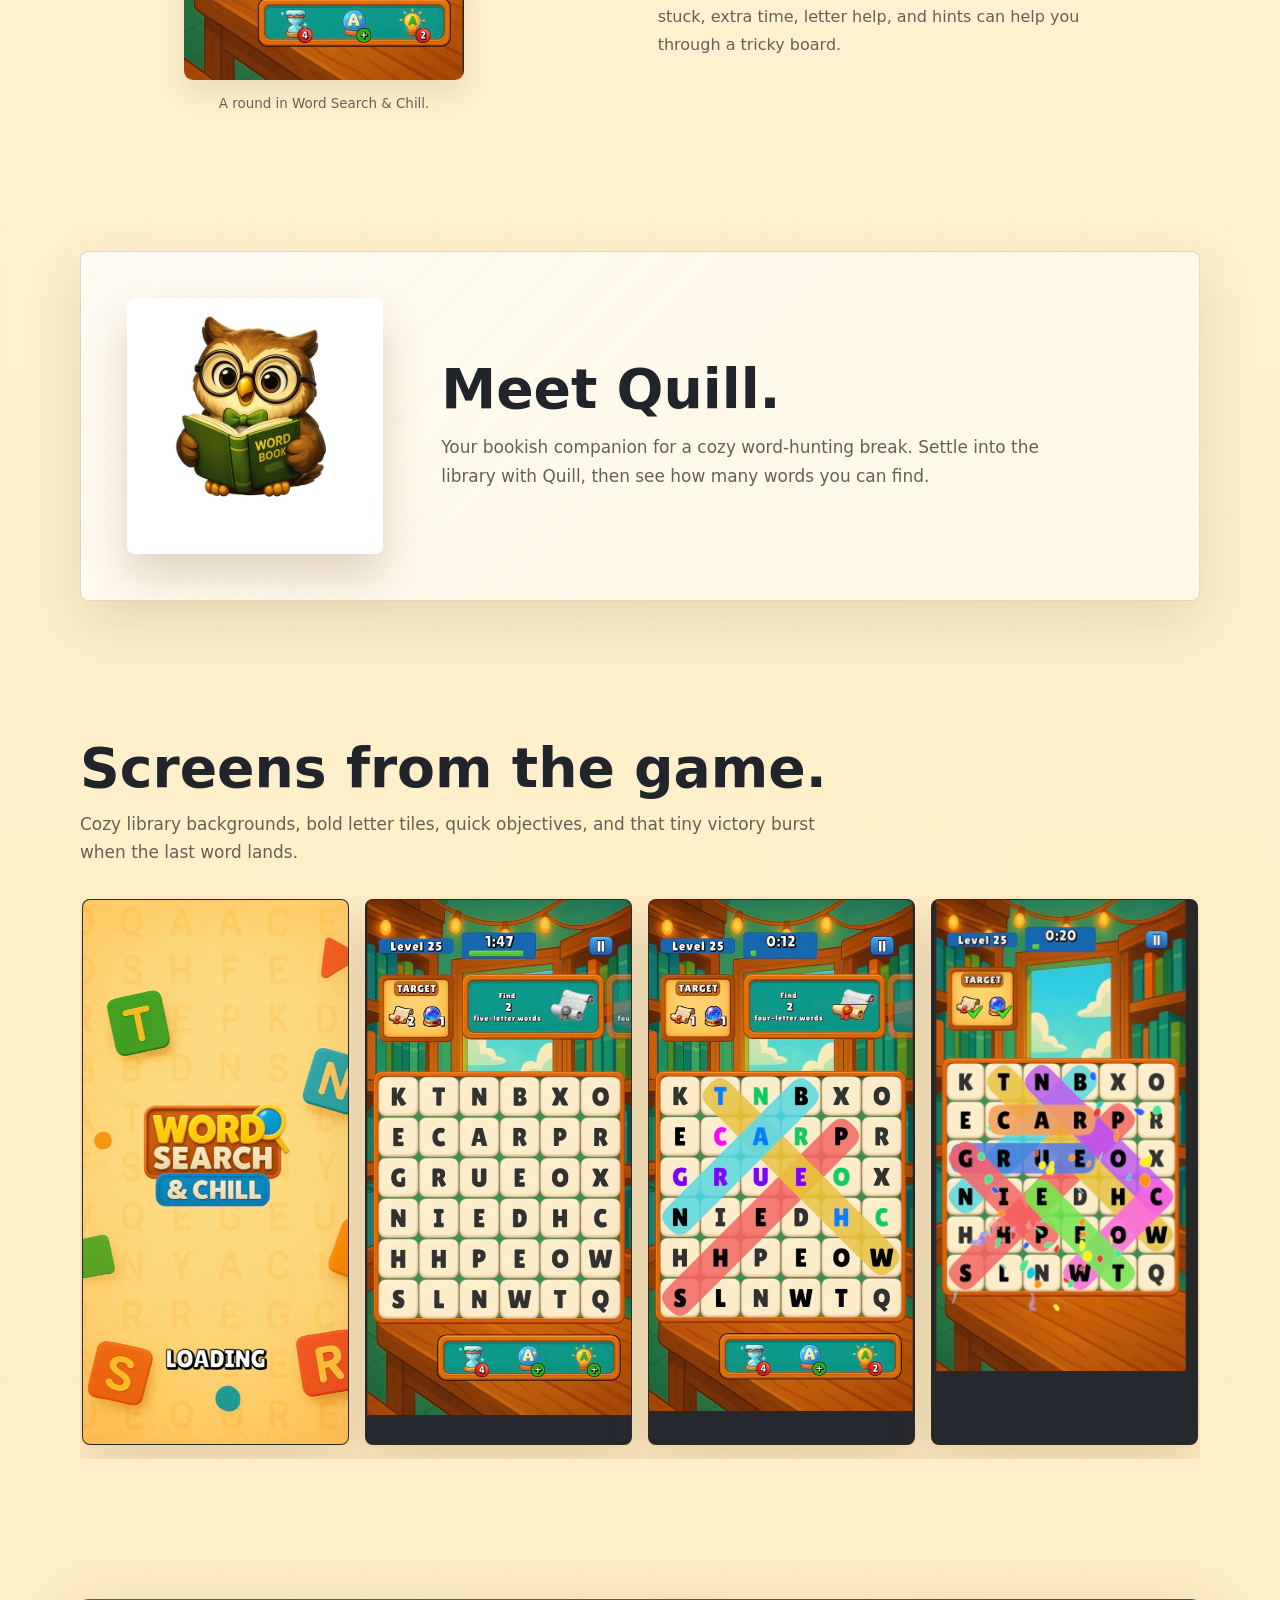
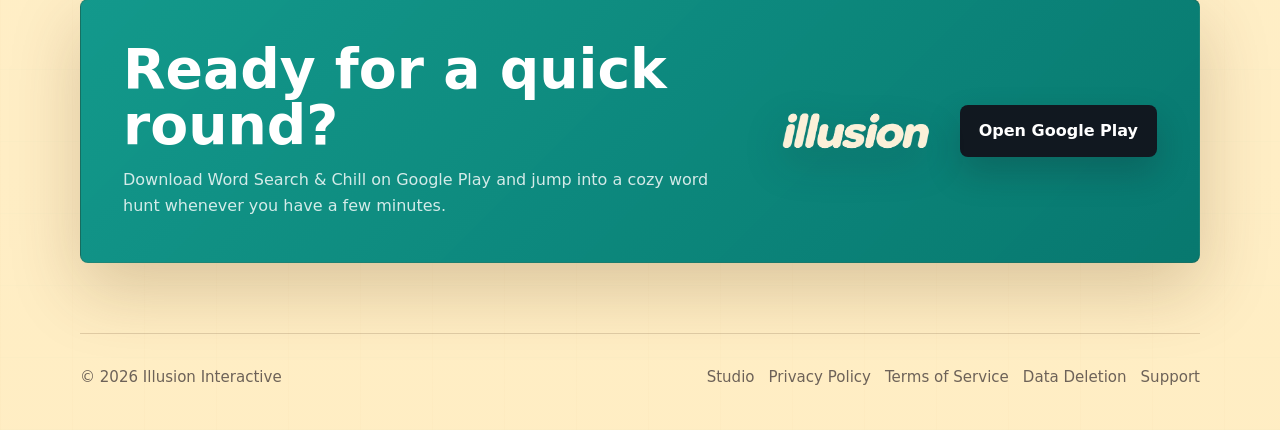
<file: wordsearchandchill/index.html>
<!DOCTYPE html>
<html lang="en">
<head>
  <meta charset="UTF-8" />
  <title>Word Search &amp; Chill | Mobile Word Puzzle Game</title>
  <meta name="viewport" content="width=device-width, initial-scale=1" />
  <meta name="description" content="Word Search &amp; Chill is a colorful mobile word puzzle game with timed objectives, cozy library scenes, satisfying word paths, and useful power-ups." />
  <meta name="robots" content="index, follow" />
  <meta name="theme-color" content="#fff4d8" />
  <link rel="canonical" href="https://illusioninteractive.games/wordsearchandchill/" />
  <meta property="og:type" content="website" />
  <meta property="og:site_name" content="Illusion Interactive" />
  <meta property="og:title" content="Word Search &amp; Chill | Mobile Word Puzzle Game" />
  <meta property="og:description" content="A cozy library, a quick word hunt, and Quill for company. Discover Word Search &amp; Chill on Google Play." />
  <meta property="og:url" content="https://illusioninteractive.games/wordsearchandchill/" />
  <meta property="og:image" content="https://illusioninteractive.games/feature-graphic-4096x2304.jpg" />
  <meta property="og:image:width" content="4096" />
  <meta property="og:image:height" content="2304" />
  <meta property="og:image:alt" content="Word Search &amp; Chill game artwork" />
  <meta name="twitter:card" content="summary_large_image" />
  <meta name="twitter:title" content="Word Search &amp; Chill | Mobile Word Puzzle Game" />
  <meta name="twitter:description" content="A cozy library, a quick word hunt, and Quill for company. Available on Google Play." />
  <meta name="twitter:image" content="https://illusioninteractive.games/feature-graphic-4096x2304.jpg" />
  <meta name="twitter:image:alt" content="Word Search &amp; Chill game artwork" />
  <link rel="icon" href="../assets/brand/favicon.svg" type="image/svg+xml" />
  <style>
    * {
      box-sizing: border-box;
    }

    :root {
      --cream: #fff4d8;
      --butter: #ffd66e;
      --ink: #21242a;
      --muted: #675f56;
      --teal: #139c8e;
      --teal-deep: #08786f;
      --wood: #b95d13;
      --orange: #f08018;
      --blue: #176fb9;
      --pink: #ea5ec6;
      --line: rgba(83, 53, 23, 0.18);
      --shadow: 0 26px 70px rgba(88, 48, 14, 0.22);
    }

    html {
      scroll-behavior: smooth;
      scroll-padding-top: 100px;
    }

    body {
      margin: 0;
      font-family: ui-rounded, "SF Pro Rounded", "Avenir Next", system-ui, -apple-system, BlinkMacSystemFont, "Segoe UI", sans-serif;
      color: var(--ink);
      background:
        linear-gradient(180deg, rgba(255, 244, 216, 0.94), rgba(255, 236, 191, 0.82)),
        repeating-linear-gradient(90deg, rgba(185, 93, 19, 0.08) 0 1px, transparent 1px 72px),
        repeating-linear-gradient(0deg, rgba(19, 156, 142, 0.07) 0 1px, transparent 1px 72px),
        var(--cream);
      min-height: 100vh;
    }

    .skip-link { position: absolute; top: -100px; left: 16px; z-index: 30; padding: 12px 18px; background: var(--ink); color: var(--cream); }
    .skip-link:focus { position: fixed; top: 12px; }
    a:focus-visible { outline: 3px solid var(--teal-deep); outline-offset: 5px; }

    a {
      color: inherit;
      text-decoration: none;
    }

    img {
      max-width: 100%;
    }

    .nav-wrap {
      position: sticky;
      top: 0;
      z-index: 20;
      border-bottom: 1px solid rgba(83, 53, 23, 0.1);
      background: rgba(255, 244, 216, 0.88);
      backdrop-filter: blur(18px);
    }

    .nav {
      width: min(1120px, calc(100% - 32px));
      min-height: 72px;
      margin: 0 auto;
      display: flex;
      align-items: center;
      justify-content: space-between;
      gap: 18px;
    }

    .brand {
      display: inline-flex;
      align-items: center;
      gap: 12px;
      font-weight: 900;
    }

    .brand-mark {
      width: 42px;
      aspect-ratio: 1;
      display: block;
      overflow: hidden;
      border-radius: 10px;
      border: 2px solid rgba(255, 255, 255, 0.78);
      background: #473b2f;
      box-shadow: 0 10px 24px rgba(88, 48, 14, 0.2);
      object-fit: cover;
      object-position: center 34%;
    }

    .nav-links {
      display: flex;
      align-items: center;
      gap: 8px;
      color: #51493f;
      font-weight: 750;
      font-size: 0.94rem;
    }

    .nav-links a {
      padding: 10px 12px;
      border-radius: 8px;
    }

    .nav-links a:hover,
    .nav-links a:focus-visible {
      background: rgba(255, 255, 255, 0.55);
      outline: none;
    }

    .hero {
      width: min(1120px, calc(100% - 32px));
      min-height: clamp(560px, calc(100vh - 112px), 640px);
      margin: 0 auto;
      display: grid;
      grid-template-columns: minmax(0, 0.92fr) minmax(320px, 0.86fr);
      align-items: center;
      gap: clamp(28px, 6vw, 84px);
      padding: clamp(28px, 6vw, 62px) 0 40px;
    }

    .eyebrow {
      display: inline-flex;
      align-items: center;
      gap: 10px;
      margin: 0 0 18px;
      color: var(--teal-deep);
      font-size: 0.88rem;
      font-weight: 900;
      text-transform: uppercase;
    }

    .eyebrow::before {
      content: "";
      width: 32px;
      height: 3px;
      border-radius: 999px;
      background: var(--orange);
    }

    h1 {
      max-width: 720px;
      margin: 0;
      font-size: clamp(3.1rem, 7.2vw, 6.1rem);
      line-height: 0.9;
      letter-spacing: 0;
    }

    .hero-copy {
      max-width: 580px;
      margin: 24px 0 0;
      color: var(--muted);
      font-size: clamp(1.06rem, 2vw, 1.28rem);
      line-height: 1.68;
    }

    .actions {
      display: flex;
      flex-wrap: wrap;
      gap: 12px;
      margin-top: 32px;
    }

    .mascot-note {
      max-width: 470px;
      display: grid;
      grid-template-columns: 72px minmax(0, 1fr);
      align-items: center;
      gap: 14px;
      margin-top: 22px;
      padding: 12px 14px 12px 12px;
      border: 1px solid var(--line);
      border-radius: 8px;
      background: rgba(255, 255, 255, 0.58);
      box-shadow: 0 14px 32px rgba(88, 48, 14, 0.1);
    }

    .mascot-note img {
      width: 72px;
      aspect-ratio: 1;
      display: block;
      object-fit: cover;
      object-position: center 34%;
      border-radius: 18px;
    }

    .mascot-note span {
      color: #51493f;
      font-size: 0.95rem;
      font-weight: 850;
      line-height: 1.35;
    }

    .button {
      min-height: 52px;
      display: inline-flex;
      align-items: center;
      justify-content: center;
      gap: 10px;
      padding: 0 18px;
      border: 1px solid transparent;
      border-radius: 8px;
      font-weight: 900;
      transition: transform 180ms ease, box-shadow 180ms ease, background 180ms ease;
      white-space: nowrap;
    }

    .button:hover,
    .button:focus-visible {
      transform: translateY(-2px);
      outline: none;
    }

    .button.primary {
      color: #fff;
      background: #111820;
      box-shadow: 0 16px 34px rgba(17, 24, 32, 0.22);
    }

    .button.secondary {
      background: rgba(255, 255, 255, 0.62);
      border-color: var(--line);
    }

    .button svg {
      width: 20px;
      height: 20px;
      flex: 0 0 auto;
    }

    .hero-art {
      position: relative;
      min-height: 540px;
      display: grid;
      place-items: center;
    }

    .phone {
      position: relative;
      z-index: 2;
      width: min(276px, 76vw);
      aspect-ratio: 838 / 1626;
      padding: 12px;
      border-radius: 36px;
      background: #25282e;
      box-shadow: var(--shadow);
      transform: rotate(2deg);
    }

    .phone img {
      width: 100%;
      height: 100%;
      display: block;
      border-radius: 26px;
      object-fit: cover;
    }

    .float-shot {
      position: absolute;
      width: 124px;
      overflow: hidden;
      border: 7px solid #25282e;
      border-radius: 24px;
      background: #25282e;
      box-shadow: 0 18px 48px rgba(88, 48, 14, 0.2);
    }

    .float-shot img {
      display: block;
      width: 100%;
    }

    .float-shot.one {
      top: 44px;
      left: 4%;
      transform: rotate(-8deg);
    }

    .float-shot.two {
      right: 0;
      bottom: 52px;
      transform: rotate(7deg);
    }

    .section {
      width: min(1120px, calc(100% - 32px));
      margin: 0 auto;
      padding: 70px 0;
    }

    .section-heading {
      max-width: 760px;
      margin-bottom: 28px;
    }

    h2 {
      margin: 0;
      font-size: clamp(2rem, 4.6vw, 3.45rem);
      line-height: 1;
      letter-spacing: 0;
    }

    .section-heading p {
      margin: 13px 0 0;
      color: var(--muted);
      line-height: 1.7;
      font-size: 1.06rem;
    }

    .play-section { border-top: 1px solid var(--line); }

    .play-guide {
      display: grid;
      grid-template-columns: minmax(0, .9fr) minmax(0, 1fr);
      align-items: center;
      gap: clamp(36px, 7vw, 100px);
      padding-top: 12px;
    }

    .play-board { margin: 0; text-align: center; }
    .play-board img {
      display: block;
      width: min(280px, 100%);
      height: auto;
      margin-inline: auto;
      border-radius: 9px;
      box-shadow: 0 12px 30px rgba(88, 48, 14, .12);
    }
    .play-board figcaption { margin-top: 16px; color: var(--muted); font-size: .84rem; }
    .play-steps { margin: 0; padding: 0; list-style: none; }
    .play-steps li { padding: 26px 0; border-top: 1px solid var(--line); }
    .play-steps li:first-child { padding-top: 0; border-top: 0; }
    .play-steps h3 { margin: 0 0 12px; font-size: clamp(1.35rem, 2.8vw, 1.75rem); font-weight: 700; letter-spacing: -.025em; }
    .play-steps p { margin: 0; max-width: 430px; color: var(--muted); line-height: 1.75; font-size: 1rem; }

    .mascot-panel {
      display: grid;
      grid-template-columns: minmax(220px, 0.36fr) minmax(0, 1fr);
      align-items: center;
      gap: clamp(24px, 5vw, 58px);
      padding: clamp(24px, 5vw, 46px);
      border: 1px solid var(--line);
      border-radius: 8px;
      background:
        linear-gradient(135deg, rgba(255, 255, 255, 0.68), rgba(255, 255, 255, 0.36)),
        rgba(255, 244, 216, 0.72);
      box-shadow: 0 22px 56px rgba(88, 48, 14, 0.13);
    }

    .mascot-panel img {
      width: min(260px, 100%);
      aspect-ratio: 1;
      object-fit: cover;
      display: block;
      justify-self: center;
      border-radius: 8px;
      box-shadow: 0 22px 46px rgba(88, 48, 14, 0.2);
    }

    .mascot-panel p {
      max-width: 640px;
      margin: 16px 0 0;
      color: var(--muted);
      line-height: 1.72;
      font-size: 1.06rem;
    }

    .screenshots {
      display: grid;
      grid-template-columns: repeat(4, minmax(190px, 1fr));
      gap: 16px;
      overflow-x: auto;
      padding: 4px 2px 14px;
      scroll-snap-type: x proximity;
    }

    .shot {
      margin: 0;
      min-width: 190px;
      overflow: hidden;
      border: 1px solid rgba(83, 53, 23, 0.2);
      border-radius: 8px;
      background: #25282e;
      box-shadow: 0 20px 48px rgba(88, 48, 14, 0.17);
      scroll-snap-align: start;
    }

    .shot img {
      width: 100%;
      display: block;
    }

    .download {
      display: grid;
      grid-template-columns: minmax(0, 1fr) auto auto;
      align-items: center;
      gap: 24px;
      padding: clamp(24px, 5vw, 42px);
      border: 1px solid var(--line);
      border-radius: 8px;
      color: #fff;
      background:
        linear-gradient(135deg, rgba(19, 156, 142, 0.92), rgba(8, 120, 111, 0.96)),
        #08786f;
      box-shadow: var(--shadow);
    }

    .download h2 {
      max-width: 680px;
    }

    .download p {
      max-width: 620px;
      margin: 14px 0 0;
      color: rgba(255, 255, 255, 0.82);
      line-height: 1.65;
    }

    .download-logo {
      width: 160px;
      display: block;
      filter: drop-shadow(0 14px 20px rgba(17, 24, 32, 0.2));
    }

    .footer {
      width: min(1120px, calc(100% - 32px));
      margin: 0 auto;
      padding: 34px 0 44px;
      display: flex;
      flex-wrap: wrap;
      justify-content: space-between;
      gap: 16px;
      border-top: 1px solid var(--line);
      color: #6d6258;
      font-size: 0.94rem;
    }

    .footer-links {
      display: flex;
      flex-wrap: wrap;
      gap: 14px;
    }

    .footer a:hover,
    .footer a:focus-visible {
      color: var(--teal-deep);
      outline: none;
    }

    @media (max-width: 900px) {
      .hero,
      .download {
        grid-template-columns: 1fr;
      }

      .hero {
        min-height: auto;
      }

      .hero-art {
        min-height: 540px;
      }

      .play-guide { gap: 32px; }

      .mascot-panel {
        grid-template-columns: 1fr;
      }

      .download-logo {
        width: 150px;
      }
    }

    @media (max-width: 560px) {
      .nav {
        align-items: flex-start;
        flex-direction: column;
        padding: 13px 0;
      }

      .nav-links {
        width: 100%;
        justify-content: space-between;
      }

      .actions,
      .button {
        width: 100%;
      }

      .mascot-note {
        grid-template-columns: 56px minmax(0, 1fr);
      }

      .mascot-note img {
        width: 56px;
        border-radius: 14px;
      }

      .hero-art {
        min-height: 440px;
      }

      .phone {
        width: min(244px, 70vw);
        transform: rotate(0);
      }

      .float-shot {
        width: 112px;
      }

      .float-shot.one {
        top: 18px;
        left: -4px;
      }

      .float-shot.two {
        right: -4px;
        bottom: 22px;
      }

      .play-guide { grid-template-columns: 1fr; gap: 30px; }
      .play-board img { width: min(240px, 74vw); }
      .play-steps li { padding: 22px 0; }
      .screenshots { grid-template-columns: repeat(4, 76vw); }
      html { scroll-padding-top: 150px; }

      .download-logo {
        width: 160px;
      }
    }

    @media (prefers-reduced-motion: reduce) {
      html {
        scroll-behavior: auto;
      }

      *,
      *::before,
      *::after {
        transition-duration: 0.001ms !important;
      }
    }
  </style>
</head>
<body>
  <a class="skip-link" href="#main">Skip to content</a>
  <header class="nav-wrap">
    <nav class="nav" aria-label="Primary navigation">
      <a class="brand" href="../" aria-label="Illusion Interactive home">
        <img class="brand-mark" src="../assets/wordsearchandchill/owl.jpg" alt="" />
        <span>Word Search &amp; Chill</span>
      </a>
      <div class="nav-links">
        <a href="#features">How to play</a>
        <a href="#screenshots">Screenshots</a>
        <a href="../support/">Support</a>
      </div>
    </nav>
  </header>

  <main id="main">
    <section class="hero" aria-labelledby="hero-title">
      <div>
        <p class="eyebrow">Available on Google Play</p>
        <h1 id="hero-title">Find words fast. Keep the chill.</h1>
        <p class="hero-copy">
          A bright mobile word puzzle set in a cozy library, with timed objectives, colorful word paths, and handy power-ups for the tricky boards.
        </p>
        <div class="actions">
          <a class="button primary" href="https://play.google.com/store/apps/details?id=com.illusion.wordsearchandchill&amp;hl=en_IN" target="_blank" rel="noopener">
            <svg viewBox="0 0 24 24" fill="none" aria-hidden="true">
              <path d="M5 3.8v16.4c0 .7.8 1.1 1.4.7l12.9-8.2c.6-.4.6-1.2 0-1.6L6.4 2.9C5.8 2.5 5 3 5 3.8Z" fill="currentColor"/>
            </svg>
            Get it on Google Play
          </a>
          <a class="button secondary" href="#screenshots">See gameplay</a>
        </div>
        <div class="mascot-note">
          <img src="../assets/wordsearchandchill/owl.jpg" alt="" />
          <span>Meet Quill, your bookish companion for a quick word hunt.</span>
        </div>
      </div>

      <div class="hero-art" aria-label="Word Search &amp; Chill gameplay screenshots">
        <div class="float-shot one" aria-hidden="true">
          <img src="../assets/wordsearchandchill/loading.jpg" alt="" decoding="async" />
        </div>
        <div class="phone">
          <img src="../assets/wordsearchandchill/board-clean.jpg" alt="Word Search &amp; Chill gameplay board showing a level timer, objectives, letter tiles, and power-ups." decoding="async" />
        </div>
        <div class="float-shot two" aria-hidden="true">
          <img src="../assets/wordsearchandchill/board-celebration.jpg" alt="" decoding="async" />
        </div>
      </div>
    </section>

    <section class="section play-section" id="features" aria-labelledby="features-title">
      <div class="section-heading">
        <h2 id="features-title">Your next word is on the board.</h2>
        <p>A target to reach, a timer to beat, and a few helpful boosts along the way.</p>
      </div>
      <div class="play-guide">
        <figure class="play-board">
          <img src="../assets/wordsearchandchill/board-paths.jpg" width="519" height="1000" alt="A round of Word Search &amp; Chill with a target of two four-letter words and coloured paths on the board." loading="lazy" decoding="async" />
          <figcaption>A round in Word Search &amp; Chill.</figcaption>
        </figure>
        <ol class="play-steps">
          <li><h3>Check your target.</h3><p>Look above the grid to see what the level asks for. You might need words of a certain length, a target count, or a special goal.</p></li>
          <li><h3>Trace the words you find.</h3><p>Swipe through the letters to make a word. Completed words leave a coloured path across the grid, so you can see each find.</p></li>
          <li><h3>Keep an eye on the clock.</h3><p>Reach the target before time runs out. If you get stuck, extra time, letter help, and hints can help you through a tricky board.</p></li>
        </ol>
      </div>
    </section>

    <section class="section" aria-labelledby="mascot-title">
      <div class="mascot-panel">
        <img src="../assets/wordsearchandchill/owl.jpg" alt="Quill, the Word Search &amp; Chill owl, holding a green word book." loading="lazy" decoding="async" />
        <div>
          <h2 id="mascot-title">Meet Quill.</h2>
          <p>Your bookish companion for a cozy word-hunting break. Settle into the library with Quill, then see how many words you can find.</p>
        </div>
      </div>
    </section>

    <section class="section" id="screenshots" aria-labelledby="screenshots-title">
      <div class="section-heading">
        <h2 id="screenshots-title">Screens from the game.</h2>
        <p>Cozy library backgrounds, bold letter tiles, quick objectives, and that tiny victory burst when the last word lands.</p>
      </div>
      <div class="screenshots">
        <figure class="shot">
          <img src="../assets/wordsearchandchill/loading.jpg" alt="Word Search &amp; Chill loading screen with colorful letter tiles." loading="lazy" decoding="async" />
        </figure>
        <figure class="shot">
          <img src="../assets/wordsearchandchill/board-clean.jpg" alt="Gameplay board before words are selected, showing timer, target panel, and power-ups." loading="lazy" decoding="async" />
        </figure>
        <figure class="shot">
          <img src="../assets/wordsearchandchill/board-paths.jpg" alt="Gameplay board with multiple colored word paths selected across the letter grid." loading="lazy" decoding="async" />
        </figure>
        <figure class="shot">
          <img src="../assets/wordsearchandchill/board-celebration.jpg" alt="Gameplay board with confetti after finding several target words." loading="lazy" decoding="async" />
        </figure>
      </div>
    </section>

    <section class="section" aria-labelledby="download-title">
      <div class="download">
        <div>
          <h2 id="download-title">Ready for a quick round?</h2>
          <p>Download Word Search &amp; Chill on Google Play and jump into a cozy word hunt whenever you have a few minutes.</p>
        </div>
        <img class="download-logo" src="../assets/brand/illusion-wordmark.png" alt="Illusion Interactive" />
        <a class="button primary" href="https://play.google.com/store/apps/details?id=com.illusion.wordsearchandchill&amp;hl=en_IN" target="_blank" rel="noopener">Open Google Play</a>
      </div>
    </section>
  </main>

  <footer class="footer">
    <span>© 2026 Illusion Interactive</span>
    <div class="footer-links">
      <a href="../">Studio</a>
      <a href="../privacypolicy/">Privacy Policy</a>
      <a href="../word-search-and-chill/terms/">Terms of Service</a>
      <a href="../datadeletion/">Data Deletion</a>
      <a href="../support/">Support</a>
    </div>
  </footer>
</body>
</html>
</file>
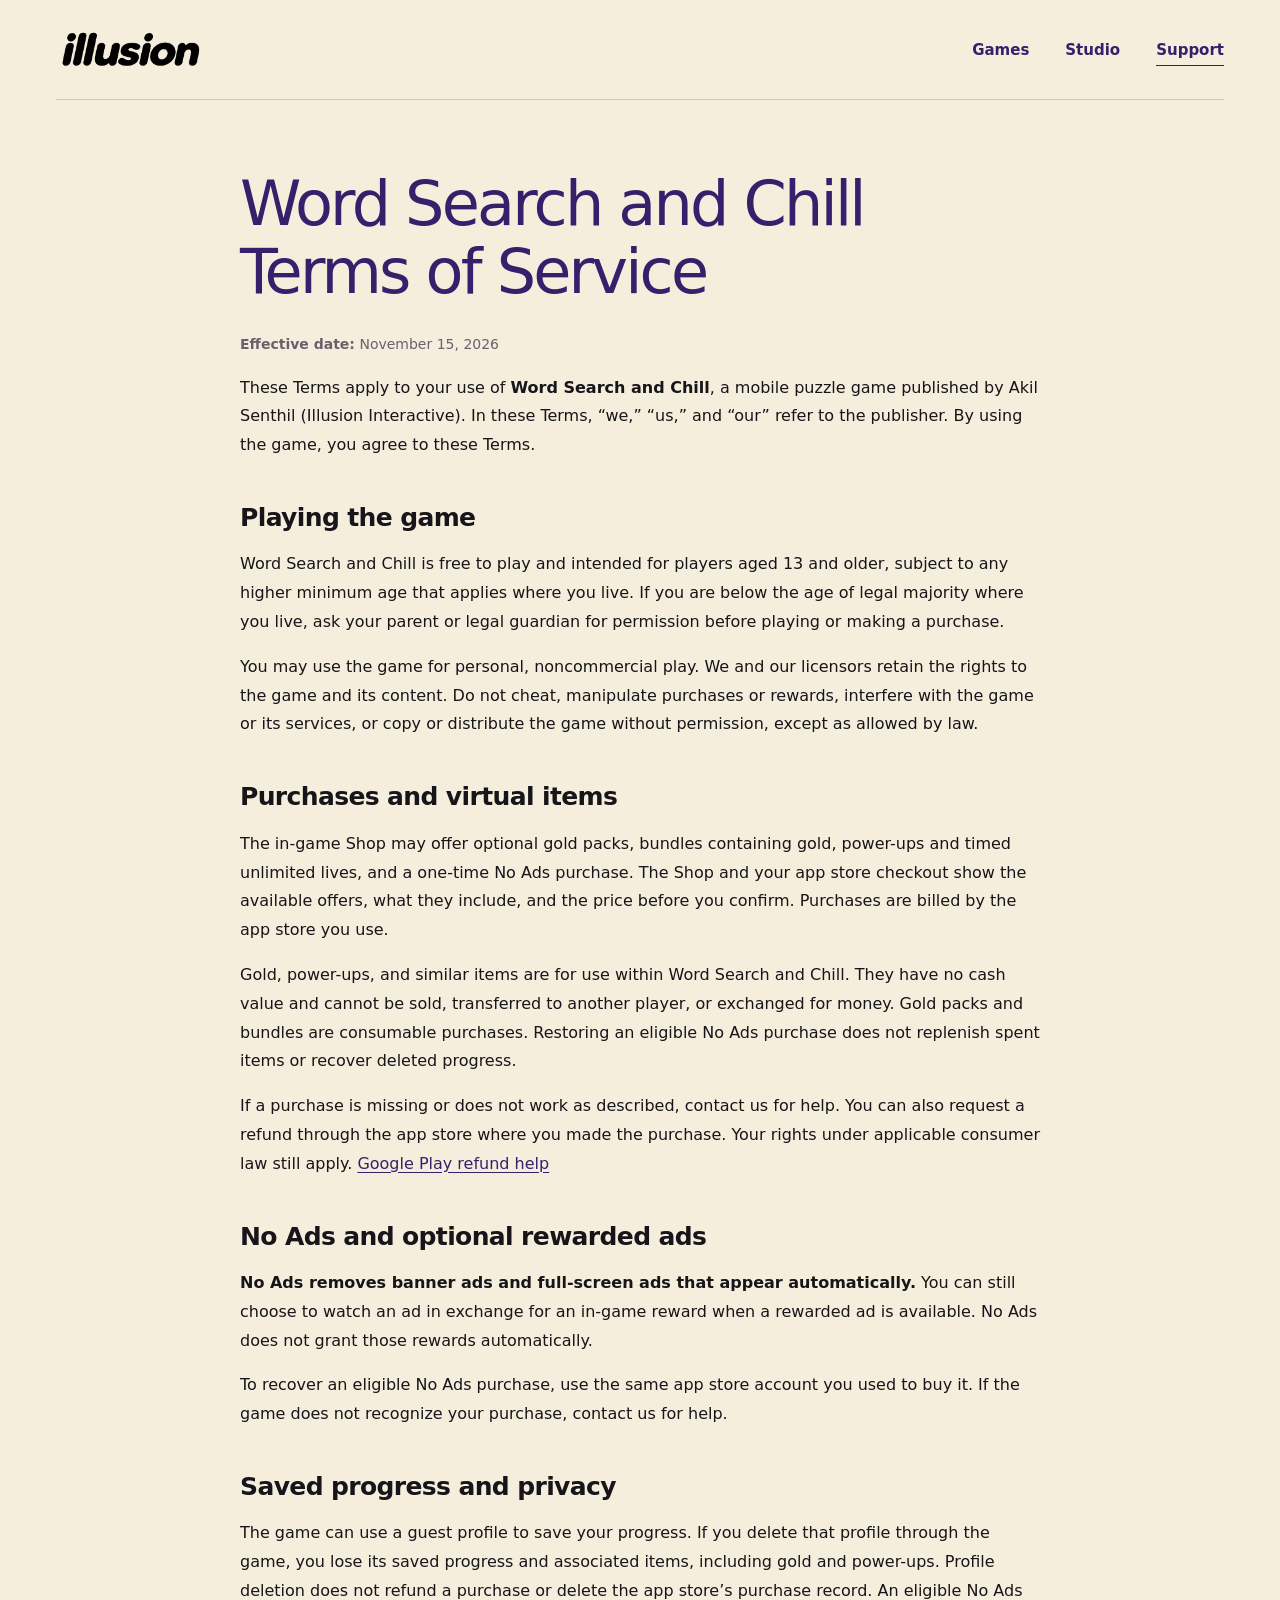
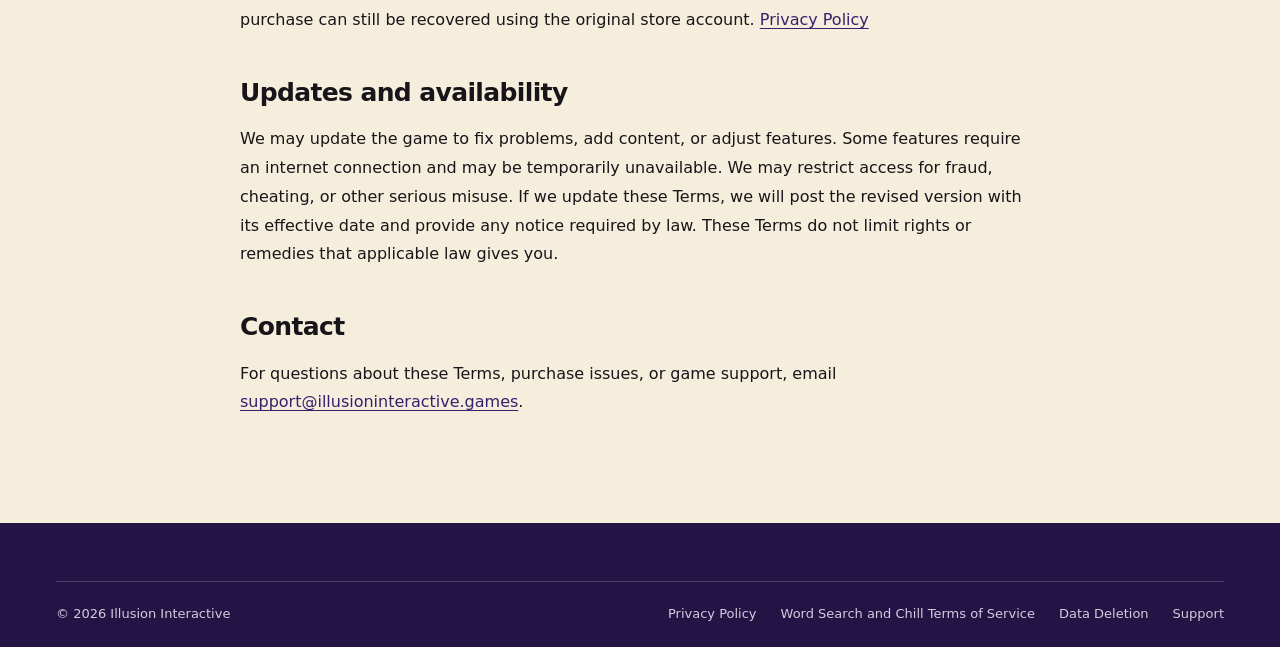
<file: word-search-and-chill/terms/index.html>
<!DOCTYPE html>
<html lang="en">
<head>
  <meta charset="UTF-8" />
  <title>Word Search and Chill Terms of Service</title>
  <meta name="viewport" content="width=device-width, initial-scale=1" />
  <meta name="description" content="Terms of Service for Word Search and Chill, a mobile puzzle game from Illusion Interactive." />
  <meta name="robots" content="index, follow" />
  <meta name="theme-color" content="#35206b" />
  <link rel="stylesheet" href="../../assets/studio.css" />
  <link rel="icon" href="../../assets/brand/favicon.svg" type="image/svg+xml" />
  <link rel="canonical" href="https://illusioninteractive.games/word-search-and-chill/terms/" />
  <style>
    @media (max-width: 360px) {
      .nav, .nav-links { gap: 8px; }
      .wordmark { width: 84px; }
    }
  </style>
</head>
<body class="document-page">
  <a class="skip-link" href="#main">Skip to content</a>
  <header class="site-header">
    <nav class="nav wrap" aria-label="Primary navigation">
      <a href="../../" aria-label="Illusion Interactive home"><img class="wordmark" src="../../assets/brand/illusion-wordmark.png" width="1942" height="809" alt="illusion" /></a>
      <div class="nav-links"><a href="../../#games">Games</a><a href="../../#studio">Studio</a><a class="nav-contact" href="../../support/">Support</a></div>
    </nav>
  </header>
  <main class="container" id="main">
    <h1>Word Search and Chill Terms of Service</h1>
    <p><strong>Effective date:</strong> <time datetime="2026-11-15">November 15, 2026</time></p>

    <p>These Terms apply to your use of <strong>Word Search and Chill</strong>, a mobile puzzle game published by Akil Senthil (Illusion Interactive). In these Terms, “we,” “us,” and “our” refer to the publisher. By using the game, you agree to these Terms.</p>

    <h2>Playing the game</h2>
    <p>Word Search and Chill is free to play and intended for players aged 13 and older, subject to any higher minimum age that applies where you live. If you are below the age of legal majority where you live, ask your parent or legal guardian for permission before playing or making a purchase.</p>
    <p>You may use the game for personal, noncommercial play. We and our licensors retain the rights to the game and its content. Do not cheat, manipulate purchases or rewards, interfere with the game or its services, or copy or distribute the game without permission, except as allowed by law.</p>

    <h2>Purchases and virtual items</h2>
    <p>The in-game Shop may offer optional gold packs, bundles containing gold, power-ups and timed unlimited lives, and a one-time No Ads purchase. The Shop and your app store checkout show the available offers, what they include, and the price before you confirm. Purchases are billed by the app store you use.</p>
    <p>Gold, power-ups, and similar items are for use within Word Search and Chill. They have no cash value and cannot be sold, transferred to another player, or exchanged for money. Gold packs and bundles are consumable purchases. Restoring an eligible No Ads purchase does not replenish spent items or recover deleted progress.</p>
    <p>If a purchase is missing or does not work as described, contact us for help. You can also request a refund through the app store where you made the purchase. Your rights under applicable consumer law still apply. <a href="https://support.google.com/googleplay/answer/2479637">Google Play refund help</a></p>

    <h2>No Ads and optional rewarded ads</h2>
    <p><strong>No Ads removes banner ads and full-screen ads that appear automatically.</strong> You can still choose to watch an ad in exchange for an in-game reward when a rewarded ad is available. No Ads does not grant those rewards automatically.</p>
    <p>To recover an eligible No Ads purchase, use the same app store account you used to buy it. If the game does not recognize your purchase, contact us for help.</p>

    <h2>Saved progress and privacy</h2>
    <p>The game can use a guest profile to save your progress. If you delete that profile through the game, you lose its saved progress and associated items, including gold and power-ups. Profile deletion does not refund a purchase or delete the app store’s purchase record. An eligible No Ads purchase can still be recovered using the original store account. <a href="https://illusioninteractive.games/privacypolicy/">Privacy Policy</a></p>

    <h2>Updates and availability</h2>
    <p>We may update the game to fix problems, add content, or adjust features. Some features require an internet connection and may be temporarily unavailable. We may restrict access for fraud, cheating, or other serious misuse. If we update these Terms, we will post the revised version with its effective date and provide any notice required by law. These Terms do not limit rights or remedies that applicable law gives you.</p>

    <h2>Contact</h2>
    <p>For questions about these Terms, purchase issues, or game support, email <a href="mailto:support@illusioninteractive.games">support@illusioninteractive.games</a>.</p>
  </main>
  <footer class="site-footer"><div class="wrap">
    <div class="footer-bottom"><span>© 2026 <a href="../../">Illusion Interactive</a></span><div class="footer-links"><a href="../../privacypolicy/">Privacy Policy</a><a href="./" aria-current="page">Word Search and Chill Terms of Service</a><a href="../../datadeletion/">Data Deletion</a><a href="../../support/">Support</a></div></div>
  </div></footer>
</body>
</html>
</file>
<file: assets/studio.css>
:root {
  --ivory:#f5eedd;
  --paper:#faf6ec;
  --purple:#35206b;
  --purple-dark:#241345;
  --ink:#171519;
  --muted:#68616d;
  --line:rgba(53,32,107,.2);
}

* {
  box-sizing:border-box;
}

html {
  scroll-behavior:smooth;
  scroll-padding-top:30px;
}

body {
  margin:0;
  background:var(--ivory);
  color:var(--ink);
  font-family:"Avenir Next","Nunito Sans",Avenir,system-ui,sans-serif;
  -webkit-font-smoothing:antialiased;
}

a {
  color:inherit;
  text-decoration:none;
}

button,a {
  -webkit-tap-highlight-color:transparent;
}

a:focus-visible {
  outline:3px solid currentColor;
  outline-offset:6px;
}

::selection {
  background:#d8c7fa;
  color:var(--purple-dark);
}

.wrap {
  width:min(1280px,calc(100% - 112px));
  margin-inline:auto;
}

.site-header {
  color:var(--purple);
  background:var(--ivory);
}

.nav {
  min-height:100px;
  display:flex;
  align-items:center;
  justify-content:space-between;
  gap:24px;
}

.wordmark {
  display:block;
  width:150px;
  height:auto;
  filter:brightness(0);
  margin:-12px 0;
}

.nav-links {
  display:flex;
  gap:36px;
  align-items:center;
  font-size:15px;
  font-weight:600;
}

.nav-links a {
  position:relative;
  padding-block:12px;
}

.nav-links a:hover {
  text-decoration:underline;
  text-underline-offset:7px;
}

.nav-links .nav-contact::after {
  content:"";
  position:absolute;
  right:0;
  bottom:5px;
  left:0;
  height:1px;
  background:currentColor;
}

.skip-link {
  position:absolute;
  left:20px;
  top:-100px;
  z-index:20;
  padding:12px 20px;
  background:var(--ivory);
  color:var(--purple);
}

.skip-link:focus {
  top:12px;
}

.hero {
  color:var(--ivory);
  background:radial-gradient(ellipse at 70% 15%,#45297f 0,transparent 65%),var(--purple);
  padding:40px 0 50px;
}

.hero-topline {
  display:flex;
  justify-content:space-between;
  align-items:center;
  font-size:14px;
  letter-spacing:.035em;
}

.hero-topline p {
  margin:0;
}

.hero-stage {
  display:grid;
  grid-template-columns:1.15fr 1fr;
  gap:64px;
  align-items:center;
  padding:42px 0 12px;
}

.hero h1 {
  font-size:clamp(44px,5.6vw,80px);
  font-weight:500;
  line-height:1.04;
  letter-spacing:-.055em;
  margin:0 0 30px;
}

.hero-intro {
  max-width:420px;
}

.hero-intro p {
  font-size:17px;
  line-height:1.7;
  margin:0 0 26px;
  color:#e0d6ef;
}

.hero-actions {
  display:flex;
  align-items:center;
  flex-wrap:wrap;
  gap:18px 24px;
}

.hero-actions .text-link {
  font-size:14px;
  gap:18px;
}

.button.button-ivory {
  background:var(--ivory);
  border-color:var(--ivory);
  color:var(--purple);
}

.button.button-ivory:hover {
  background:var(--paper);
}

.studio-story>p {
  max-width:660px;
  margin:26px 0 0;
  color:var(--muted);
  font-size:17px;
  line-height:1.75;
}

.studio-story>p a {
  color:var(--purple);
  text-decoration:underline;
  text-underline-offset:4px;
}

.hero-game {
  margin:0;
  display:grid;
  justify-items:center;
  gap:24px;
}

.hero-game>a {
  display:block;
  width:min(270px,100%);
  border-radius:24px;
}

.hero-game img {
  display:block;
  width:100%;
  height:auto;
  border:6px solid #21182c;
  border-radius:24px;
  box-shadow:0 24px 48px #180d393d;
}

.hero-game figcaption {
  display:flex;
  flex-direction:column;
  align-items:center;
  gap:6px;
  font-size:14px;
}

.hero-game figcaption span:last-child {
  font-size:12px;
  color:#d6cadf;
}

.text-link {
  display:inline-flex;
  gap:28px;
  align-items:center;
  padding:8px 0;
  border-bottom:1px solid currentColor;
  font-size:15px;
  font-weight:600;
}

.text-link span {
  transition:transform .2s;
}

.text-link:hover span {
  transform:translate(3px,-3px);
}

.section-label {
  font-size:14px;
  letter-spacing:.04em;
  margin:0;
  color:var(--purple);
  font-weight:600;
}

.games-section {
  padding:92px 0 96px;
}

.section-top {
  display:flex;
  justify-content:space-between;
  gap:24px;
  align-items:center;
  margin-bottom:36px;
}

.section-top .index {
  font-size:14px;
  color:var(--muted);
}

.game-feature {
  display:grid;
  grid-template-columns:1.05fr 1fr;
  align-items:center;
  gap:clamp(40px,7vw,100px);
}

.game-visual {
  position:relative;
  min-height:540px;
  background:#e7d9bd;
  display:flex;
  align-items:center;
  justify-content:center;
  gap:24px;
  overflow:hidden;
  border-radius:3px;
}

.game-visual img {
  width:35%;
  height:auto;
  display:block;
  border:7px solid #2d2924;
  border-radius:23px;
  box-shadow:0 16px 25px #35251326;
}

.game-visual img:first-child {
  transform:translateY(30px) rotate(-7deg);
}

.game-visual img:last-child {
  transform:translateY(-24px) rotate(7deg);
}

.game-copy .availability {
  display:flex;
  align-items:center;
  gap:9px;
  color:var(--muted);
  font-size:14px;
}

.availability::before {
  content:"";
  width:6px;
  height:6px;
  background:#397353;
  border-radius:50%;
}

.game-copy h2 {
  font-size:clamp(42px,5vw,70px);
  font-weight:500;
  line-height:1.04;
  letter-spacing:-.055em;
  margin:26px 0;
}

.game-copy>p {
  font-size:17px;
  line-height:1.75;
  color:var(--muted);
  max-width:440px;
}

.game-links {
  display:flex;
  flex-wrap:wrap;
  gap:22px;
  align-items:center;
  margin-top:32px;
}

.button {
  display:inline-flex;
  align-items:center;
  justify-content:center;
  gap:24px;
  background:var(--purple);
  color:var(--ivory);
  padding:17px 24px;
  border:1px solid var(--purple);
  border-radius:9px;
  font-size:15px;
  font-weight:600;
  transition:background .2s,transform .2s;
}

.button:hover {
  background:var(--purple-dark);
  transform:translateY(-2px);
}

.studio-section {
  padding:82px 0 94px;
  border-top:1px solid var(--line);
}

.studio-intro {
  display:grid;
  grid-template-columns:1fr 2fr;
  gap:60px;
  margin-bottom:64px;
}

.studio-intro h2 {
  font-size:clamp(34px,4.5vw,60px);
  font-weight:500;
  line-height:1.14;
  letter-spacing:-.045em;
  max-width:830px;
  margin:0;
}

.principles {
  margin-left:calc((100% - 60px)/3 + 60px);
}

.principle {
  display:grid;
  grid-template-columns:38px 1fr 1.25fr;
  gap:24px;
  border-top:1px solid var(--line);
  padding:26px 0;
}

.principle .number {
  color:var(--muted);
  font-size:13px;
  padding-top:4px;
}

.principle h3 {
  font-size:19px;
  font-weight:600;
  margin:0;
  letter-spacing:-.025em;
}

.principle p {
  margin:0;
  line-height:1.65;
  font-size:16px;
  color:var(--muted);
}

.site-footer {
  background:var(--purple-dark);
  color:var(--ivory);
  padding:58px 0 26px;
}

.footer-top {
  display:flex;
  align-items:start;
  justify-content:space-between;
  gap:40px;
  margin-bottom:60px;
}

.footer-logo {
  width:210px;
  height:auto;
  display:block;
  margin-top:-17px;
}

.footer-top p {
  font-size:24px;
  font-weight:500;
  letter-spacing:-.025em;
  margin:0 0 12px;
}

.footer-bottom {
  padding-top:24px;
  border-top:1px solid #f5eedd33;
  display:flex;
  justify-content:space-between;
  gap:24px;
  font-size:13px;
  color:#d6cadf;
}

.footer-links {
  display:flex;
  gap:24px;
  flex-wrap:wrap;
}

.footer-links a:hover {
  text-decoration:underline;
  text-underline-offset:4px;
}

/* Studio information pages share the identity while keeping the original content. */
.document-page .nav {
  border-bottom:1px solid var(--line);
}

.document-page .container {
  width:min(800px,calc(100% - 112px));
  margin:0 auto;
  padding:70px 0 90px;
  line-height:1.8;
}

.document-page h1 {
  color:var(--purple);
  font-size:clamp(38px,5vw,62px);
  font-weight:500;
  line-height:1.1;
  letter-spacing:-.045em;
  margin:0 0 26px;
}

.document-page h2 {
  font-size:25px;
  line-height:1.3;
  letter-spacing:-.025em;
  font-weight:600;
  margin:42px 0 16px;
}

.document-page h3 {
  font-size:19px;
  font-weight:600;
  margin-top:28px;
}

.document-page p,.document-page li {
  font-size:16px;
}

.document-page .container a {
  color:var(--purple);
  text-decoration:underline;
  text-underline-offset:3px;
  overflow-wrap:anywhere;
}

.document-page ul {
  padding-left:22px;
}

.document-page li {
  padding-left:5px;
  margin:6px 0;
}

.document-page .highlight {
  border-left:3px solid var(--purple);
  padding:4px 0 4px 26px;
  margin:26px 0;
}

.document-page .container>p:first-of-type {
  color:var(--muted);
  font-size:14px;
}

.document-page .container footer {
  margin-top:60px;
  padding-top:22px;
  border-top:1px solid var(--line);
  font-size:14px;
  color:var(--muted);
}

@media(max-width:900px) {
  .wrap {
    width:calc(100% - 56px);
  }
  .nav {
    min-height:84px;
  }
  .hero {
    padding-top:30px;
  }
  .hero-stage {
    gap:32px;
  }
  .game-feature {
    gap:36px;
  }
  .game-visual {
    min-height:440px;
    gap:16px;
  }
  .game-visual img {
    width:38%;
    border-width:5px;
    border-radius:18px;
  }
  .studio-intro {
    grid-template-columns:1fr;
    gap:28px;
    margin-bottom:42px;
  }
  .principles {
    margin-left:0;
  }
  .document-page .container {
    width:calc(100% - 72px);
  }
}

@media(max-width:600px) {
  .wrap {
    width:calc(100% - 40px);
  }
  .nav {
    min-height:78px;
    gap:14px;
  }
  .wordmark {
    width:96px;
  }
  .nav-links {
    gap:14px;
    font-size:14px;
  }
  .hero {
    padding:24px 0 34px;
  }
  .hero-topline {
    font-size:12px;
  }
  .hero-stage {
    grid-template-columns:1fr;
    gap:36px;
    padding-top:40px;
  }
  .hero h1 {
    font-size:clamp(39px,8.8vw,52px);
    margin-bottom:22px;
  }
  .hero-game>a {
    width:230px;
  }
  .hero-intro {
    margin-left:0;
    max-width:100%;
  }
  .hero-intro p {
    font-size:16px;
    margin-bottom:15px;
  }
  .games-section {
    padding:54px 0 60px;
  }
  .section-top {
    margin-bottom:25px;
  }
  .game-feature {
    grid-template-columns:1fr;
    gap:34px;
  }
  .game-visual {
    min-height:410px;
  }
  .game-visual img {
    max-width:158px;
  }
  .game-copy h2 {
    font-size:48px;
    margin:20px 0;
  }
  .game-copy>p {
    font-size:16px;
  }
  .game-links {
    gap:20px;
  }
  .studio-section {
    padding:48px 0 56px;
  }
  .studio-intro h2 {
    font-size:36px;
  }
  .principle {
    grid-template-columns:26px 1fr;
    gap:9px 16px;
    padding:24px 0;
  }
  .principle p {
    grid-column:2;
  }
  .site-footer {
    padding-top:42px;
  }
  .footer-top {
    flex-direction:column;
    gap:26px;
    margin-bottom:38px;
  }
  .footer-logo {
    width:170px;
  }
  .footer-bottom {
    flex-direction:column;
    gap:20px;
    font-size:13px;
  }
  .footer-links {
    gap:20px;
  }
  .document-page .container {
    width:calc(100% - 40px);
    padding:44px 0 60px;
  }
  .document-page h1 {
    font-size:42px;
  }
}

@media(prefers-reduced-motion:reduce) {
  html {
    scroll-behavior:auto;
  }
  *,*::before,*::after {
    transition:none!important;
  }
}
</file>
